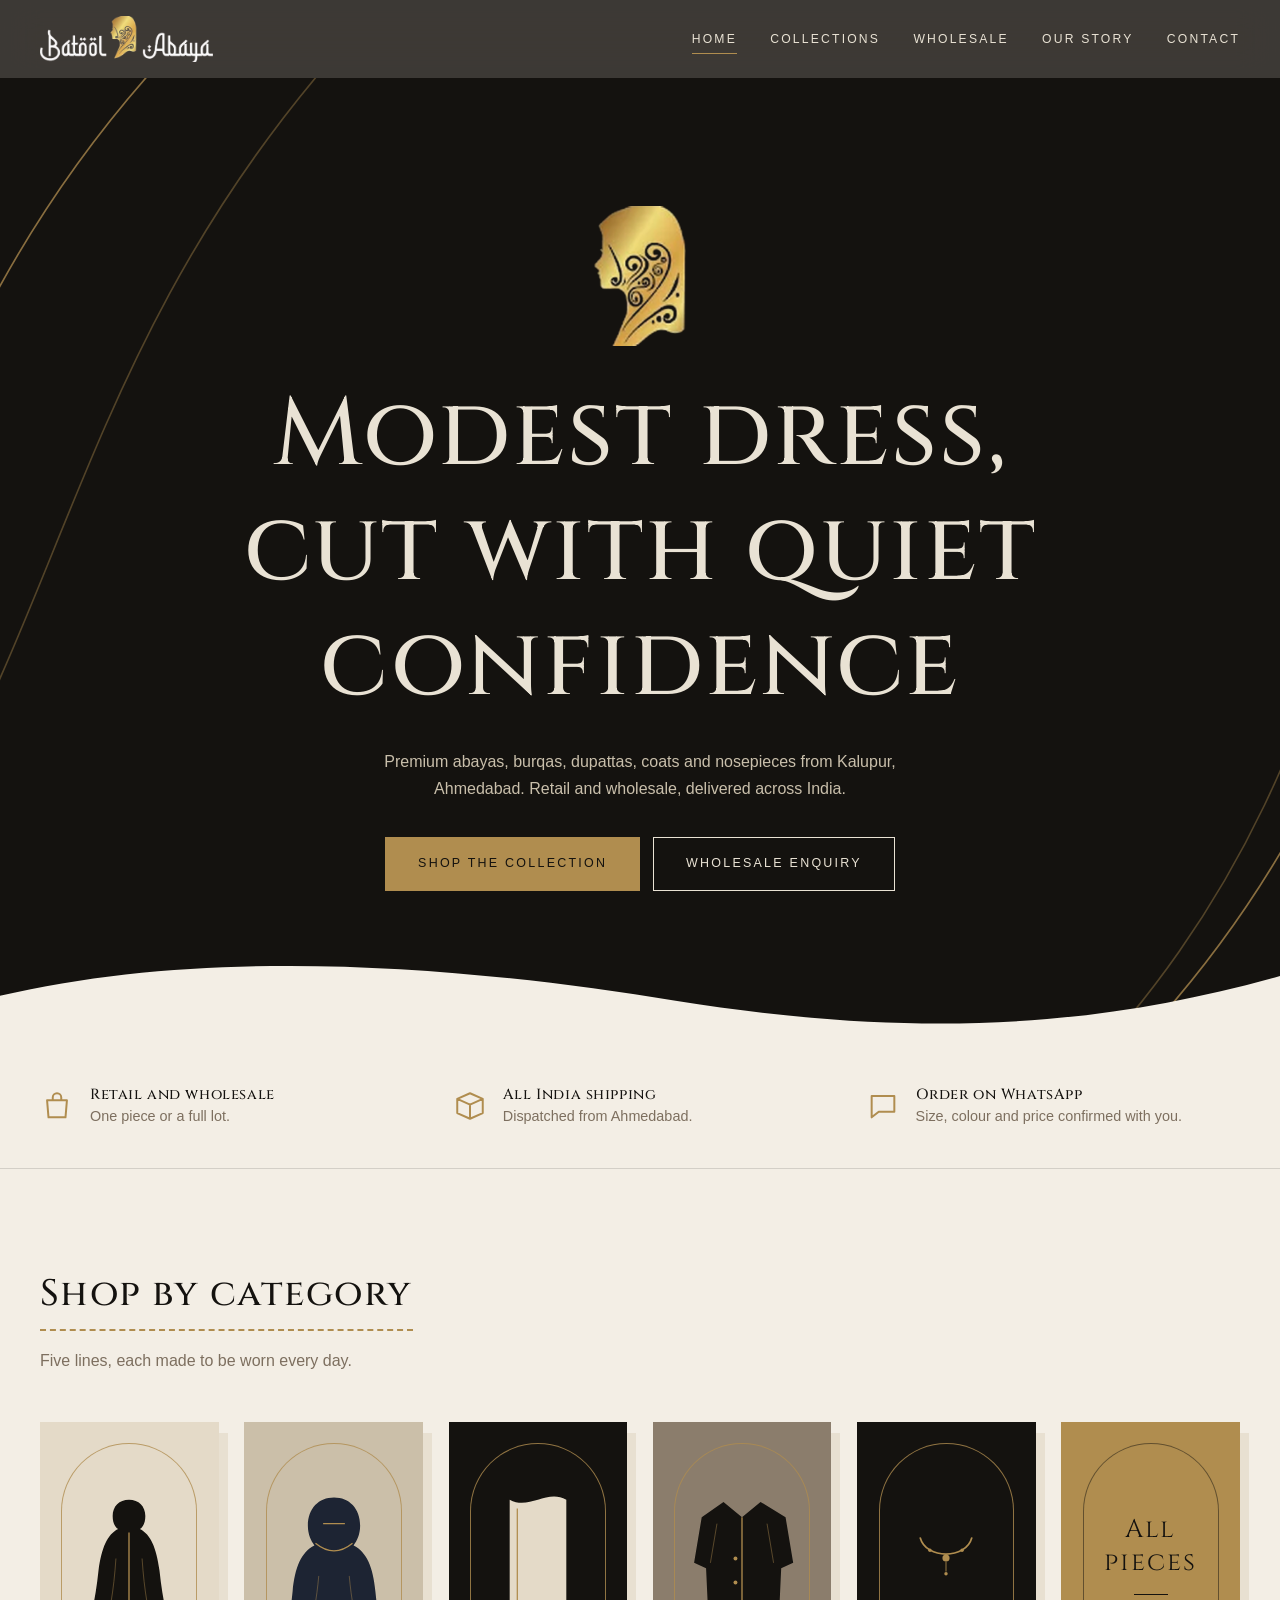
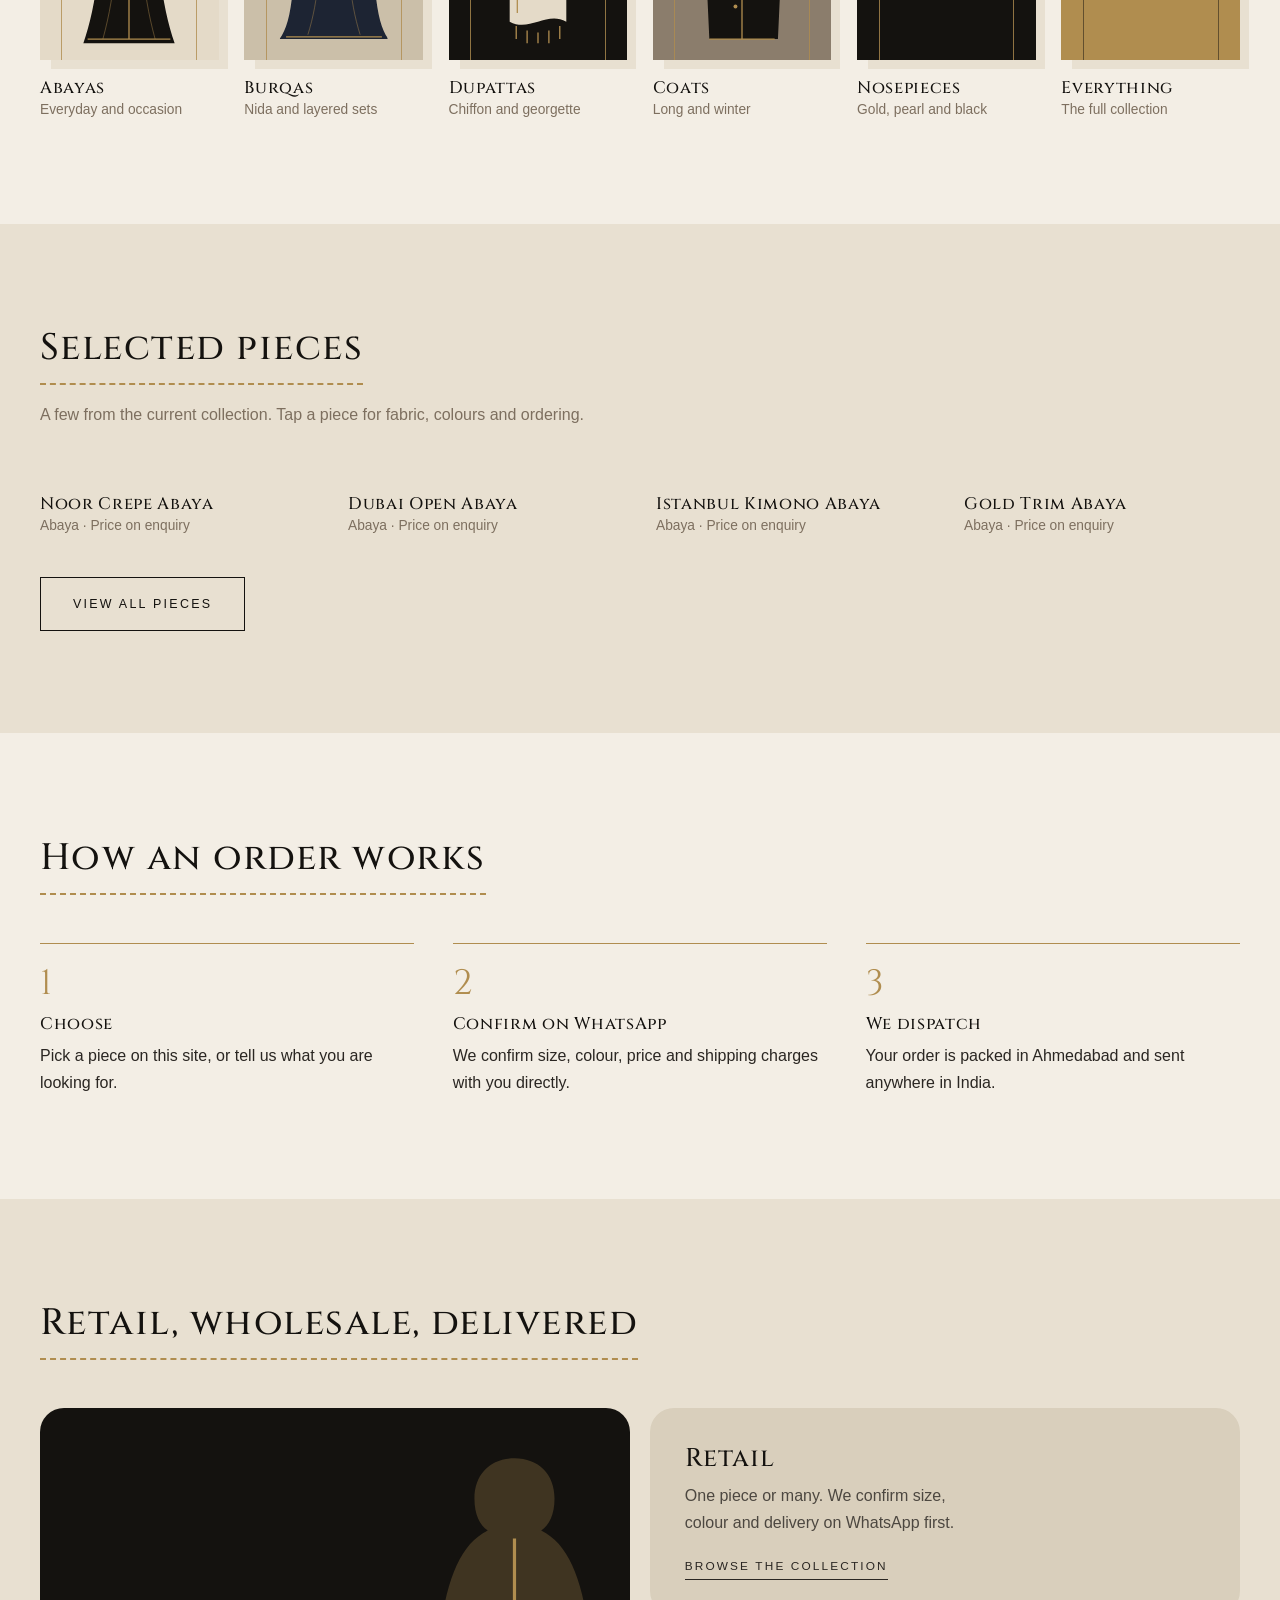
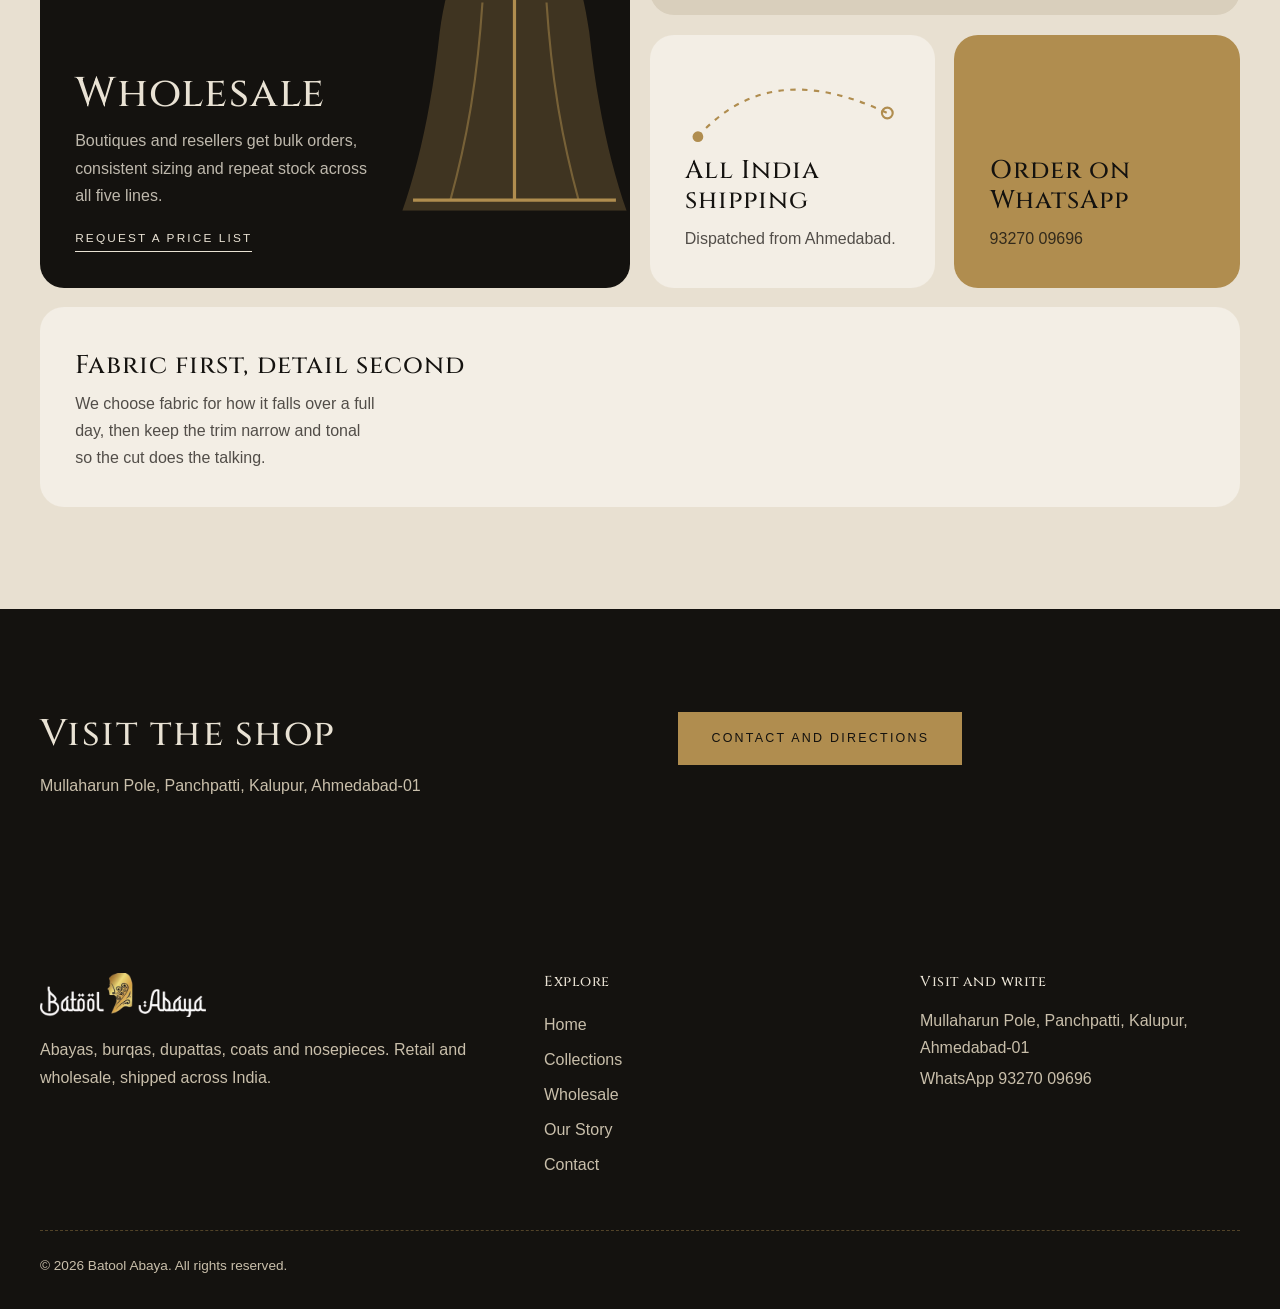
<file: batool-abaya/index.html>
<!DOCTYPE html>
<html lang="en">
<head>
<!-- =====================================================
     Home | Batool Abaya
     Edit the <title> and description below for each page.
     ===================================================== -->
<meta charset="utf-8">
<meta name="viewport" content="width=device-width,initial-scale=1,viewport-fit=cover">
<title>Home | Batool Abaya</title>
<meta name="description" content="Premium abayas, burqas, dupattas, coats and nosepieces. Retail and wholesale from Kalupur, Ahmedabad. All India shipping.">
<meta name="theme-color" content="#14120f">
<meta property="og:type" content="website">
<meta property="og:site_name" content="Batool Abaya">
<meta property="og:title" content="Home | Batool Abaya">
<meta property="og:description" content="Premium abayas, burqas, dupattas, coats and nosepieces. Retail and wholesale from Kalupur, Ahmedabad. All India shipping.">
<meta property="og:image" content="assets/logo-lockup.png">
<link rel="icon" href="assets/logo-mark.png">
<link rel="apple-touch-icon" href="assets/logo-mark.png">
<!-- Heading font (Cinzel). To change it, edit this link and --serif in css/style.css -->
<link rel="preconnect" href="https://fonts.googleapis.com"><link rel="preconnect" href="https://fonts.gstatic.com" crossorigin>
<link href="https://fonts.googleapis.com/css2?family=Cinzel:wght@400;500;600&display=swap" rel="stylesheet">
<!-- Marks the page as script-enabled and skips the preloader on repeat visits -->
<script>document.documentElement.className="js";try{if(sessionStorage.getItem("pl"))document.documentElement.className="js no-pl"}catch(e){}</script>
<noscript><style>.pl{display:none}</style></noscript>
<link rel="stylesheet" href="css/style.css">
<script type="application/ld+json">{"@context":"https://schema.org","@type":"ClothingStore","name":"Batool Abaya","description":"Abayas, burqas, dupattas, coats and nosepieces. Retail and wholesale with All India shipping.","telephone":"+919327009696","areaServed":"IN","address":{"@type":"PostalAddress","streetAddress":"Mullaharun Pole, Panchpatti, Kalupur","addressLocality":"Ahmedabad","addressCountry":"IN"}}</script>
</head>
<body>
<a class="skip" href="#main">Skip to content</a>

<!-- ===== PRELOADER (stitched seam, logo unveil, fabric splits open) ===== -->
<div class="pl" aria-hidden="true">
<div class="pl-h pl-top"><img src="assets/logo-lockup.png" alt=""></div>
<div class="pl-h pl-bot"><span>Retail &nbsp;&middot;&nbsp; Wholesale &nbsp;&middot;&nbsp; All India</span></div>
<i class="pl-st"></i>
</div>

<!-- ===== HEADER (logo + menu). Links are listed twice: desktop menu and mobile drawer ===== -->
<header class="site-header"><div class="bar">
<a class="logo" href="index.html" aria-label="Batool Abaya home"><img src="assets/logo-lockup.png" alt="Batool Abaya"></a>
<nav class="nav" aria-label="Primary"><a href="index.html" aria-current="page">Home</a><a href="collections.html">Collections</a><a href="wholesale.html">Wholesale</a><a href="our-story.html">Our Story</a><a href="contact.html">Contact</a></nav>
<button class="burger" aria-label="Open menu" aria-expanded="false"><span></span><span></span><span></span></button>
</div></header>
<div class="scrim"></div>
<aside class="drawer" aria-label="Menu"><a href="index.html" aria-current="page">Home</a><a href="collections.html">Collections</a><a href="wholesale.html">Wholesale</a><a href="our-story.html">Our Story</a><a href="contact.html">Contact</a><small>WhatsApp 93270 09696<br>All India shipping</small></aside>

<main id="main">
<!-- ===== HERO. --wave sets the curve colour. Add style="--wave:#hex" to the hero if the next section is not cream ===== -->
<section class="hero">
<svg class="ribbons" viewBox="0 0 1440 700" preserveAspectRatio="xMidYMid slice" aria-hidden="true"><g><path pathLength="1" d="M-50 700C200 520 120 260 380 -20"/><path pathLength="1" d="M20 740C320 520 250 250 520 -40"/></g><g><path pathLength="1" d="M1490 -20C1240 200 1330 450 1060 720"/><path pathLength="1" d="M1420 -40C1200 220 1290 470 1020 740"/></g></svg>
<svg class="wave" viewBox="0 0 1440 90" preserveAspectRatio="none" aria-hidden="true"><path d="M0 90V40C240 -10 520 10 760 45C1040 85 1240 70 1440 20V90Z"/></svg>
<div class="wrap">
<img class="mark" src="assets/logo-mark.png" alt="">
<h1>Modest dress, cut with quiet confidence</h1>
<p>Premium abayas, burqas, dupattas, coats and nosepieces from Kalupur, Ahmedabad. Retail and wholesale, delivered across India.</p>
<div class="acts"><a class="btn solid" href="collections.html">Shop the collection</a><a class="btn" href="wholesale.html">Wholesale enquiry</a></div>
</div></section>

<!-- ===== HIGHLIGHTS: three short points under the hero. Edit the text freely ===== -->
<section class="hl" aria-label="Highlights"><div class="wrap"><ul>
<li><svg viewBox="0 0 24 24" aria-hidden="true"><path d="M5 8h14l-1 12H6L5 8zM9 8V6a3 3 0 016 0v2"/></svg><div><h3>Retail and wholesale</h3><p>One piece or a full lot.</p></div></li>
<li><svg viewBox="0 0 24 24" aria-hidden="true"><path d="M3 7l9-4 9 4v10l-9 4-9-4V7zM3 7l9 4 9-4M12 11v10"/></svg><div><h3>All India shipping</h3><p>Dispatched from Ahmedabad.</p></div></li>
<li><svg viewBox="0 0 24 24" aria-hidden="true"><path d="M4 5h16v11H9l-5 4V5z"/></svg><div><h3>Order on WhatsApp</h3><p>Size, colour and price confirmed with you.</p></div></li>
</ul></div></section>

<!-- ===== SHOP BY CATEGORY ===== -->
<section><div class="wrap"><div class="head"><h2>Shop by category</h2><p>Five lines, each made to be worn every day.</p></div>
<div class="cats">
<a class="cat" data-cat="abaya" href="collections.html#abaya"><div class="ph" style="--bg:#e4dac8;--fg:#14120f"><span class="arch"></span><svg class="g" viewBox="0 0 100 140" aria-hidden="true"><use href="#g-abaya"/></svg></div><h3>Abayas</h3><span class="price">Everyday and occasion</span></a>
<a class="cat" data-cat="burqa" href="collections.html#burqa"><div class="ph" style="--bg:#cbbfa9;--fg:#1d2433"><span class="arch"></span><svg class="g" viewBox="0 0 100 140" aria-hidden="true"><use href="#g-burqa"/></svg></div><h3>Burqas</h3><span class="price">Nida and layered sets</span></a>
<a class="cat" data-cat="dupatta" href="collections.html#dupatta"><div class="ph" style="--bg:#14120f;--fg:#e4dac8"><span class="arch"></span><svg class="g" viewBox="0 0 100 140" aria-hidden="true"><use href="#g-dupatta"/></svg></div><h3>Dupattas</h3><span class="price">Chiffon and georgette</span></a>
<a class="cat" data-cat="coat" href="collections.html#coat"><div class="ph" style="--bg:#8b7d6c;--fg:#14120f"><span class="arch"></span><svg class="g" viewBox="0 0 100 140" aria-hidden="true"><use href="#g-coat"/></svg></div><h3>Coats</h3><span class="price">Long and winter</span></a>
<a class="cat" data-cat="nose" href="collections.html#nose"><div class="ph" style="--bg:#14120f;--fg:#b08d4f"><span class="arch"></span><svg class="g" viewBox="0 0 100 140" aria-hidden="true"><use href="#g-nose"/></svg></div><h3>Nosepieces</h3><span class="price">Gold, pearl and black</span></a>
<a class="cat cat-all" href="collections.html"><div class="ph" style="--bg:#b08d4f;--fg:#14120f"><span class="arch"></span><span class="all-t">All<br>pieces</span></div><h3>Everything</h3><span class="price">The full collection</span></a>
</div></div></section>

<!-- ===== SELECTED PIECES (data-limit sets how many products show; products live in js/main.js) ===== -->
<section class="alt"><div class="wrap"><div class="head"><h2>Selected pieces</h2><p>A few from the current collection. Tap a piece for fabric, colours and ordering.</p></div>
<div class="pg" data-grid data-limit="4"><noscript><p>Please turn on JavaScript to see the products, or message us on WhatsApp 93270 09696.</p></noscript></div>
<p style="margin-top:2.5rem"><a class="btn" href="collections.html">View all pieces</a></p></div></section>

<!-- ===== HOW AN ORDER WORKS ===== -->
<section><div class="wrap"><div class="head"><h2>How an order works</h2></div>
<ol class="steps">
<li><h3>Choose</h3><p>Pick a piece on this site, or tell us what you are looking for.</p></li>
<li><h3>Confirm on WhatsApp</h3><p>We confirm size, colour, price and shipping charges with you directly.</p></li>
<li><h3>We dispatch</h3><p>Your order is packed in Ahmedabad and sent anywhere in India.</p></li>
</ol></div></section>

<!-- ===== BENTO TILES: wholesale, retail, shipping, WhatsApp, fabric ===== -->
<section class="alt"><div class="wrap"><div class="head"><h2>Retail, wholesale, delivered</h2></div>
<div class="bento">
<a class="bt b-w" href="wholesale.html"><svg class="bg" viewBox="0 0 100 140" aria-hidden="true"><use href="#g-abaya"/></svg><h3>Wholesale</h3><p>Boutiques and resellers get bulk orders, consistent sizing and repeat stock across all five lines.</p><span class="go">Request a price list</span></a>
<a class="bt b-r" href="collections.html"><h3>Retail</h3><p>One piece or many. We confirm size, colour and delivery on WhatsApp first.</p><span class="go">Browse the collection</span></a>
<div class="bt b-s"><svg class="route" viewBox="0 0 200 80" aria-hidden="true"><path d="M12 62C60 8 120 8 188 40" fill="none" stroke="#b08d4f" stroke-width="2"/><circle cx="12" cy="62" r="5" fill="#b08d4f"/><circle cx="188" cy="40" r="5" fill="none" stroke="#b08d4f" stroke-width="2"/></svg><h3>All India shipping</h3><p>Dispatched from Ahmedabad.</p></div>
<a class="bt b-c" href="https://wa.me/919327009696"><h3>Order on WhatsApp</h3><p>93270 09696</p></a>
<div class="bt b-f"><h3>Fabric first, detail second</h3><p>We choose fabric for how it falls over a full day, then keep the trim narrow and tonal so the cut does the talking.</p></div>
</div></div></section>

<!-- ===== VISIT THE SHOP ===== -->
<section class="dark"><div class="wrap split"><div><h2>Visit the shop</h2><p style="margin-top:1rem">Mullaharun Pole, Panchpatti, Kalupur, Ahmedabad-01</p></div><div><a class="btn solid" href="contact.html">Contact and directions</a></div></div></section>
</main>

<!-- ===== FOOTER ===== -->
<footer class="site-footer"><div class="wrap">
<div class="fgrid">
<div><img src="assets/logo-lockup.png" alt="Batool Abaya"><p>Abayas, burqas, dupattas, coats and nosepieces. Retail and wholesale, shipped across India.</p></div>
<div><h3>Explore</h3><a href="index.html">Home</a><a href="collections.html">Collections</a><a href="wholesale.html">Wholesale</a><a href="our-story.html">Our Story</a><a href="contact.html">Contact</a></div>
<div><h3>Visit and write</h3><p>Mullaharun Pole, Panchpatti, Kalupur, Ahmedabad-01</p><a href="https://wa.me/919327009696">WhatsApp 93270 09696</a></div>
</div>
<div class="copy">&copy; 2026 Batool Abaya. All rights reserved.</div>
</div></footer>
<!-- ===== PRODUCT LIGHTBOX (filled by js/main.js) ===== -->
<div class="lb" role="dialog" aria-modal="true" aria-label="Product details" aria-hidden="true"><button class="x" aria-label="Close"></button><button class="nb prev" aria-label="Previous product">&lsaquo;</button><button class="nb next" aria-label="Next product">&rsaquo;</button><figure><div class="ph"></div><figcaption><h3></h3><p class="d"></p><dl></dl><a class="btn solid" href="#" target="_blank" rel="noopener">Order on WhatsApp</a></figcaption></figure></div>
<script src="js/main.js"></script>
</body>
</html>
</file>
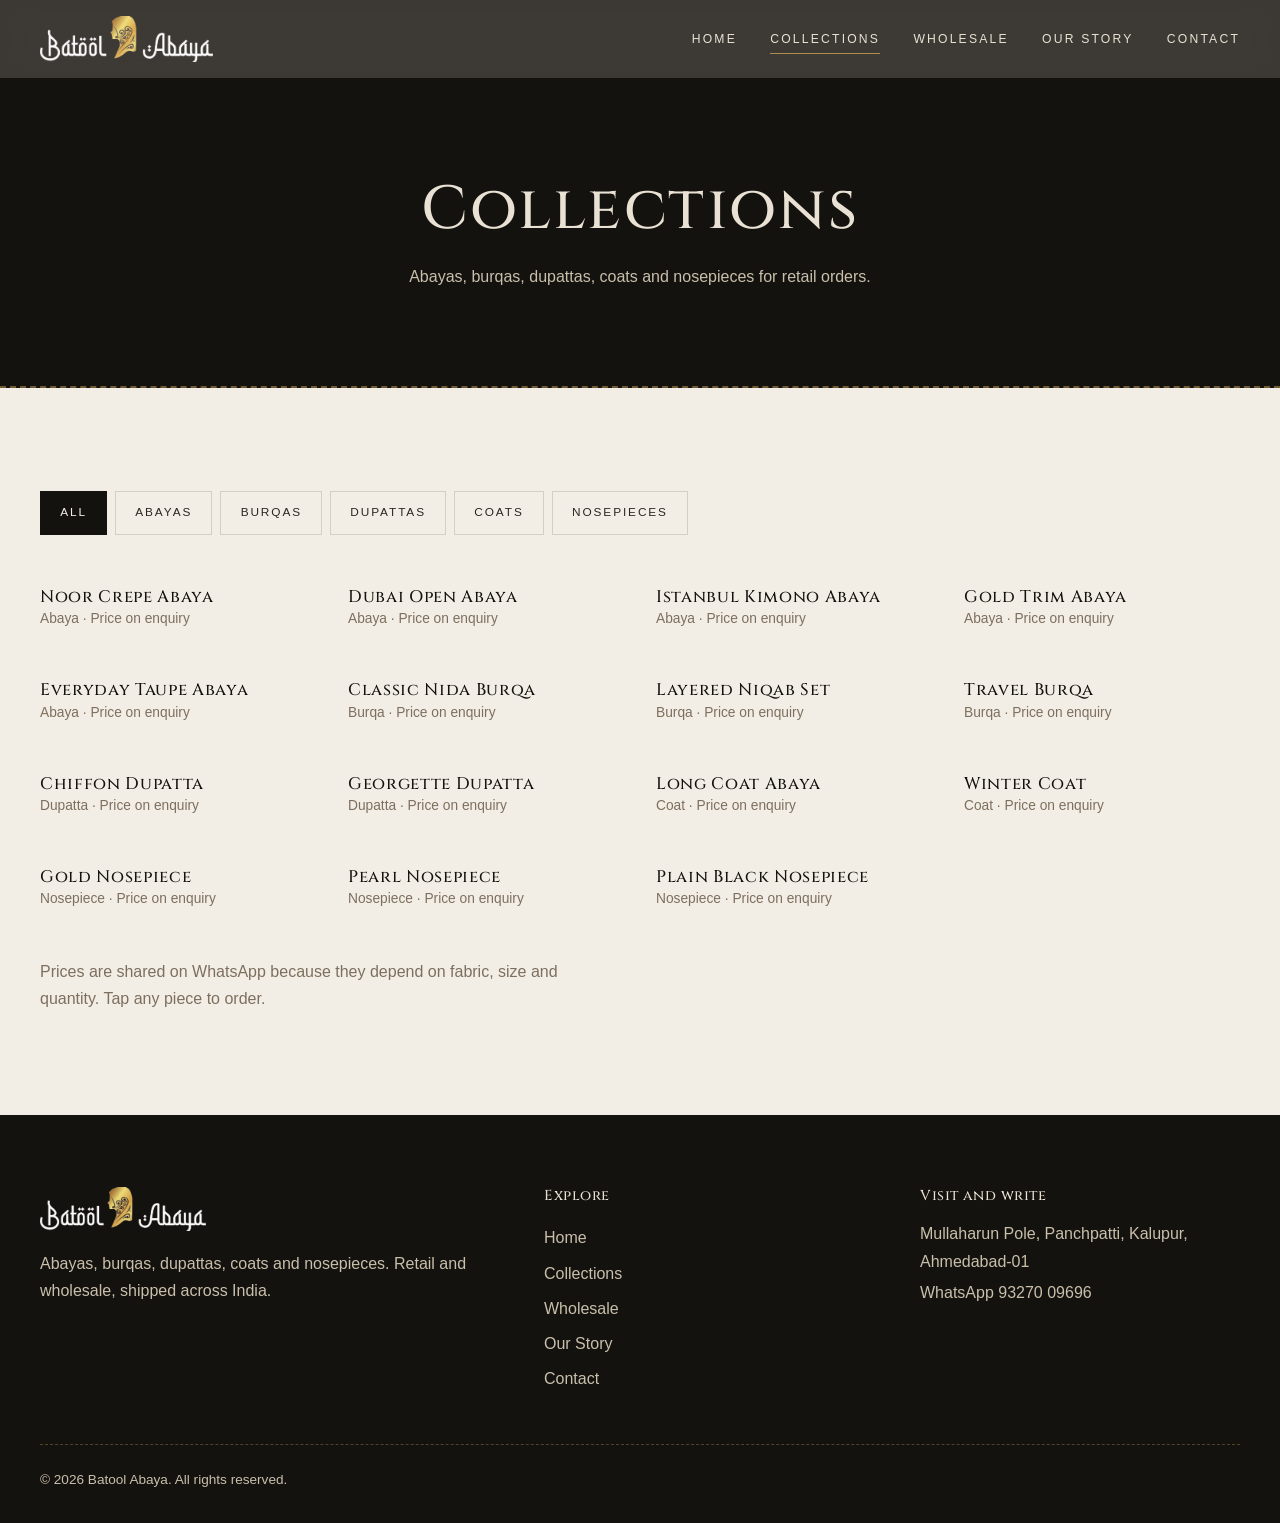
<file: batool-abaya/collections.html>
<!DOCTYPE html>
<html lang="en">
<head>
<!-- =====================================================
     Collections | Batool Abaya
     Edit the <title> and description below for each page.
     ===================================================== -->
<meta charset="utf-8">
<meta name="viewport" content="width=device-width,initial-scale=1,viewport-fit=cover">
<title>Collections | Batool Abaya</title>
<meta name="description" content="Shop abayas, burqas, dupattas, coats and nosepieces from Batool Abaya.">
<meta name="theme-color" content="#14120f">
<meta property="og:type" content="website">
<meta property="og:site_name" content="Batool Abaya">
<meta property="og:title" content="Collections | Batool Abaya">
<meta property="og:description" content="Shop abayas, burqas, dupattas, coats and nosepieces from Batool Abaya.">
<meta property="og:image" content="assets/logo-lockup.png">
<link rel="icon" href="assets/logo-mark.png">
<link rel="apple-touch-icon" href="assets/logo-mark.png">
<!-- Heading font (Cinzel). To change it, edit this link and --serif in css/style.css -->
<link rel="preconnect" href="https://fonts.googleapis.com"><link rel="preconnect" href="https://fonts.gstatic.com" crossorigin>
<link href="https://fonts.googleapis.com/css2?family=Cinzel:wght@400;500;600&display=swap" rel="stylesheet">
<!-- Marks the page as script-enabled and skips the preloader on repeat visits -->
<script>document.documentElement.className="js";try{if(sessionStorage.getItem("pl"))document.documentElement.className="js no-pl"}catch(e){}</script>
<noscript><style>.pl{display:none}</style></noscript>
<link rel="stylesheet" href="css/style.css">

</head>
<body>
<a class="skip" href="#main">Skip to content</a>

<!-- ===== PRELOADER (stitched seam, logo unveil, fabric splits open) ===== -->
<div class="pl" aria-hidden="true">
<div class="pl-h pl-top"><img src="assets/logo-lockup.png" alt=""></div>
<div class="pl-h pl-bot"><span>Retail &nbsp;&middot;&nbsp; Wholesale &nbsp;&middot;&nbsp; All India</span></div>
<i class="pl-st"></i>
</div>

<!-- ===== HEADER (logo + menu). Links are listed twice: desktop menu and mobile drawer ===== -->
<header class="site-header"><div class="bar">
<a class="logo" href="index.html" aria-label="Batool Abaya home"><img src="assets/logo-lockup.png" alt="Batool Abaya"></a>
<nav class="nav" aria-label="Primary"><a href="index.html">Home</a><a href="collections.html" aria-current="page">Collections</a><a href="wholesale.html">Wholesale</a><a href="our-story.html">Our Story</a><a href="contact.html">Contact</a></nav>
<button class="burger" aria-label="Open menu" aria-expanded="false"><span></span><span></span><span></span></button>
</div></header>
<div class="scrim"></div>
<aside class="drawer" aria-label="Menu"><a href="index.html">Home</a><a href="collections.html" aria-current="page">Collections</a><a href="wholesale.html">Wholesale</a><a href="our-story.html">Our Story</a><a href="contact.html">Contact</a><small>WhatsApp 93270 09696<br>All India shipping</small></aside>

<main id="main">
<section class="page-hero"><div class="wrap"><h1>Collections</h1><p>Abayas, burqas, dupattas, coats and nosepieces for retail orders.</p></div></section>

<!-- ===== PRODUCT GRID + FILTERS (products live in js/main.js) ===== -->
<section><div class="wrap">
<div class="filters" role="group" aria-label="Filter products"><button class="on" data-f="all">All</button><button data-f="abaya">Abayas</button><button data-f="burqa">Burqas</button><button data-f="dupatta">Dupattas</button><button data-f="coat">Coats</button><button data-f="nose">Nosepieces</button></div>
<div class="pg" data-grid><noscript><p>Please turn on JavaScript to see the products, or message us on WhatsApp 93270 09696.</p></noscript></div>
<p class="muted" style="margin-top:3rem">Prices are shared on WhatsApp because they depend on fabric, size and quantity. Tap any piece to order.</p>
</div></section>

</main>

<!-- ===== FOOTER ===== -->
<footer class="site-footer"><div class="wrap">
<div class="fgrid">
<div><img src="assets/logo-lockup.png" alt="Batool Abaya"><p>Abayas, burqas, dupattas, coats and nosepieces. Retail and wholesale, shipped across India.</p></div>
<div><h3>Explore</h3><a href="index.html">Home</a><a href="collections.html">Collections</a><a href="wholesale.html">Wholesale</a><a href="our-story.html">Our Story</a><a href="contact.html">Contact</a></div>
<div><h3>Visit and write</h3><p>Mullaharun Pole, Panchpatti, Kalupur, Ahmedabad-01</p><a href="https://wa.me/919327009696">WhatsApp 93270 09696</a></div>
</div>
<div class="copy">&copy; 2026 Batool Abaya. All rights reserved.</div>
</div></footer>
<!-- ===== PRODUCT LIGHTBOX (filled by js/main.js) ===== -->
<div class="lb" role="dialog" aria-modal="true" aria-label="Product details" aria-hidden="true"><button class="x" aria-label="Close"></button><button class="nb prev" aria-label="Previous product">&lsaquo;</button><button class="nb next" aria-label="Next product">&rsaquo;</button><figure><div class="ph"></div><figcaption><h3></h3><p class="d"></p><dl></dl><a class="btn solid" href="#" target="_blank" rel="noopener">Order on WhatsApp</a></figcaption></figure></div>
<script src="js/main.js"></script>
</body>
</html>
</file>
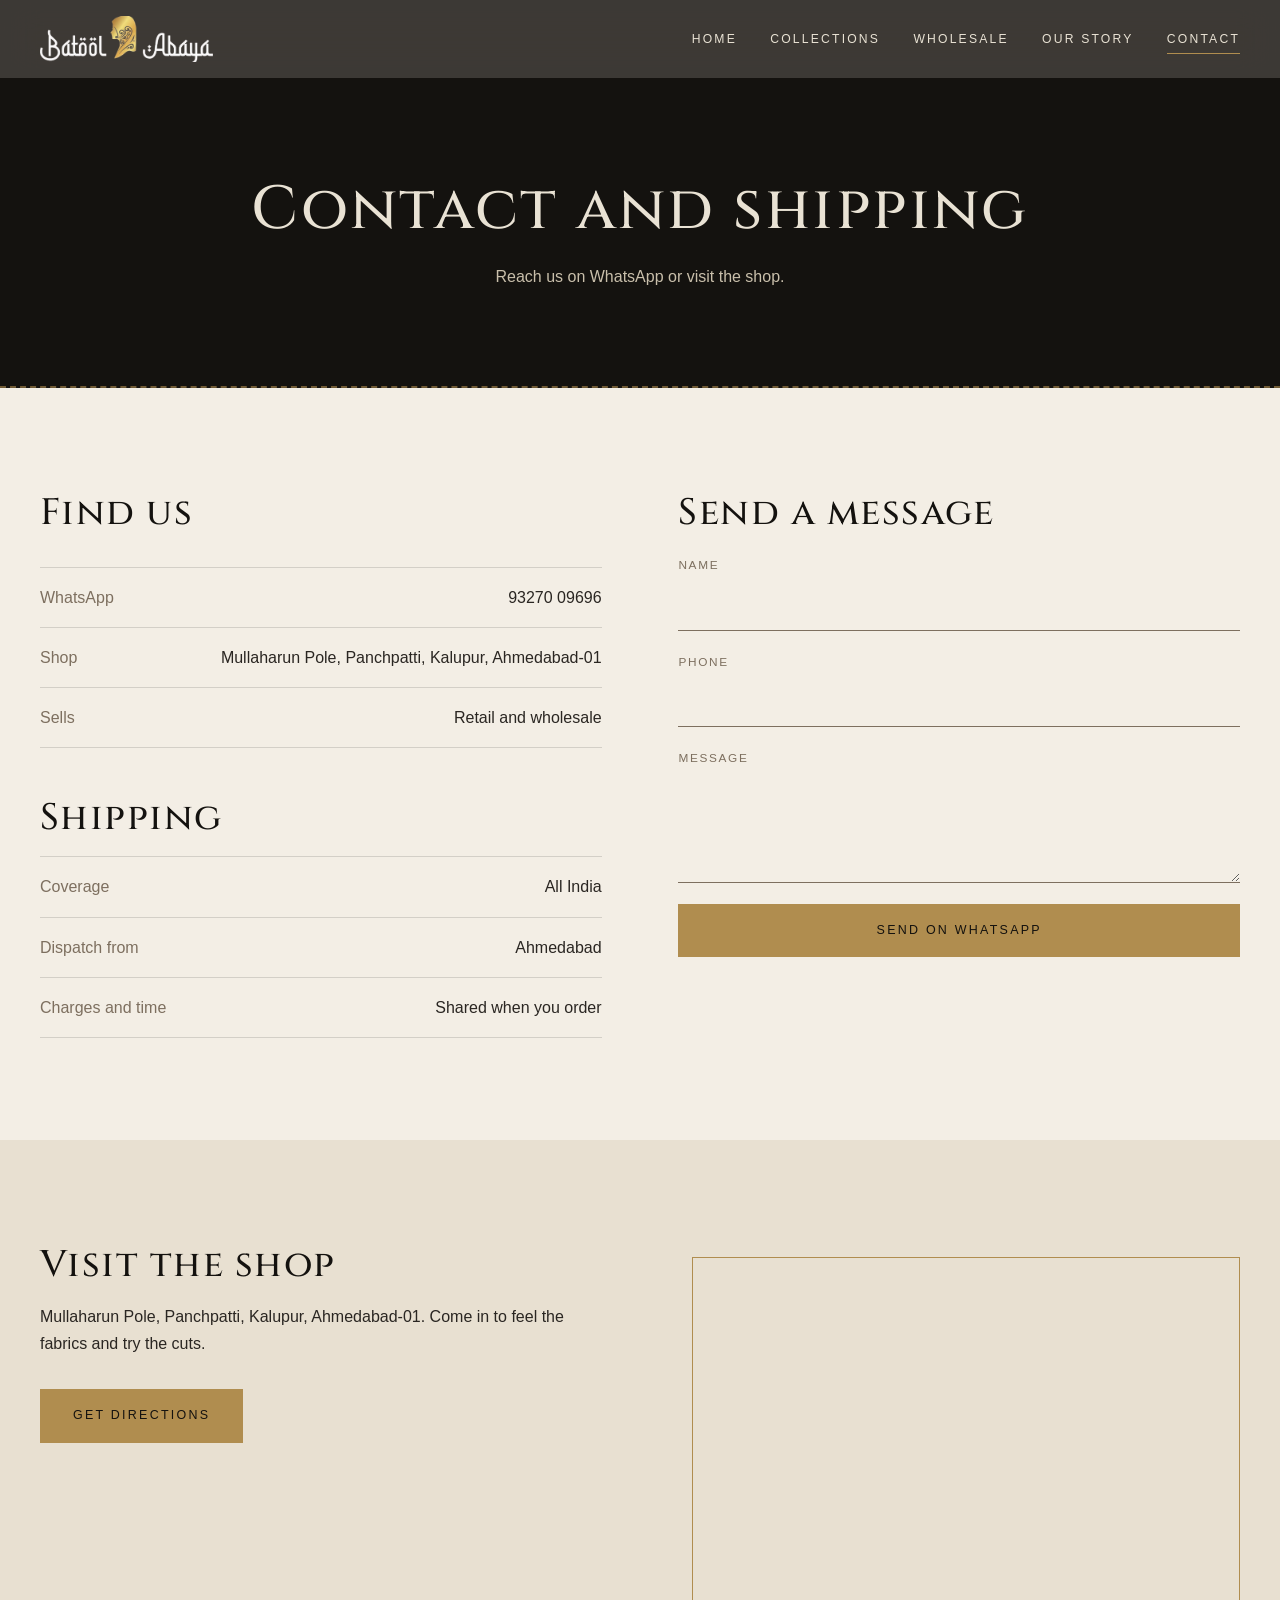
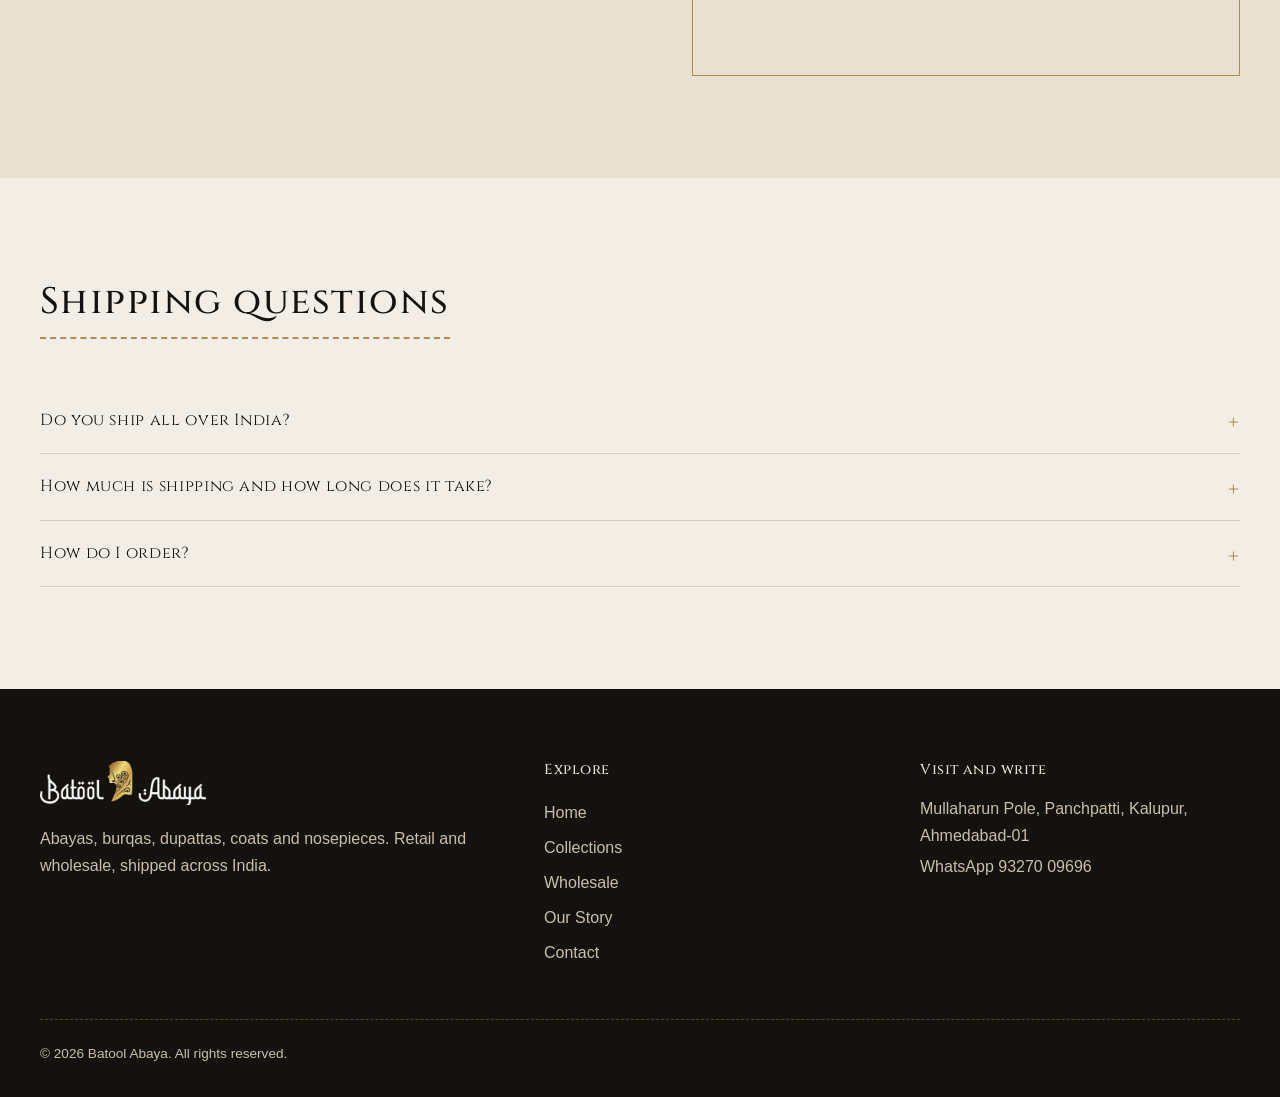
<file: batool-abaya/contact.html>
<!DOCTYPE html>
<html lang="en">
<head>
<!-- =====================================================
     Contact and Shipping | Batool Abaya
     Edit the <title> and description below for each page.
     ===================================================== -->
<meta charset="utf-8">
<meta name="viewport" content="width=device-width,initial-scale=1,viewport-fit=cover">
<title>Contact and Shipping | Batool Abaya</title>
<meta name="description" content="Contact Batool Abaya, find the shop in Kalupur Ahmedabad, and read our shipping details.">
<meta name="theme-color" content="#14120f">
<meta property="og:type" content="website">
<meta property="og:site_name" content="Batool Abaya">
<meta property="og:title" content="Contact and Shipping | Batool Abaya">
<meta property="og:description" content="Contact Batool Abaya, find the shop in Kalupur Ahmedabad, and read our shipping details.">
<meta property="og:image" content="assets/logo-lockup.png">
<link rel="icon" href="assets/logo-mark.png">
<link rel="apple-touch-icon" href="assets/logo-mark.png">
<!-- Heading font (Cinzel). To change it, edit this link and --serif in css/style.css -->
<link rel="preconnect" href="https://fonts.googleapis.com"><link rel="preconnect" href="https://fonts.gstatic.com" crossorigin>
<link href="https://fonts.googleapis.com/css2?family=Cinzel:wght@400;500;600&display=swap" rel="stylesheet">
<!-- Marks the page as script-enabled and skips the preloader on repeat visits -->
<script>document.documentElement.className="js";try{if(sessionStorage.getItem("pl"))document.documentElement.className="js no-pl"}catch(e){}</script>
<noscript><style>.pl{display:none}</style></noscript>
<link rel="stylesheet" href="css/style.css">
<script type="application/ld+json">{"@context":"https://schema.org","@type":"ClothingStore","name":"Batool Abaya","description":"Abayas, burqas, dupattas, coats and nosepieces. Retail and wholesale with All India shipping.","telephone":"+919327009696","areaServed":"IN","address":{"@type":"PostalAddress","streetAddress":"Mullaharun Pole, Panchpatti, Kalupur","addressLocality":"Ahmedabad","addressCountry":"IN"}}</script>
</head>
<body>
<a class="skip" href="#main">Skip to content</a>

<!-- ===== PRELOADER (stitched seam, logo unveil, fabric splits open) ===== -->
<div class="pl" aria-hidden="true">
<div class="pl-h pl-top"><img src="assets/logo-lockup.png" alt=""></div>
<div class="pl-h pl-bot"><span>Retail &nbsp;&middot;&nbsp; Wholesale &nbsp;&middot;&nbsp; All India</span></div>
<i class="pl-st"></i>
</div>

<!-- ===== HEADER (logo + menu). Links are listed twice: desktop menu and mobile drawer ===== -->
<header class="site-header"><div class="bar">
<a class="logo" href="index.html" aria-label="Batool Abaya home"><img src="assets/logo-lockup.png" alt="Batool Abaya"></a>
<nav class="nav" aria-label="Primary"><a href="index.html">Home</a><a href="collections.html">Collections</a><a href="wholesale.html">Wholesale</a><a href="our-story.html">Our Story</a><a href="contact.html" aria-current="page">Contact</a></nav>
<button class="burger" aria-label="Open menu" aria-expanded="false"><span></span><span></span><span></span></button>
</div></header>
<div class="scrim"></div>
<aside class="drawer" aria-label="Menu"><a href="index.html">Home</a><a href="collections.html">Collections</a><a href="wholesale.html">Wholesale</a><a href="our-story.html">Our Story</a><a href="contact.html" aria-current="page">Contact</a><small>WhatsApp 93270 09696<br>All India shipping</small></aside>

<main id="main">
<section class="page-hero"><div class="wrap"><h1>Contact and shipping</h1><p>Reach us on WhatsApp or visit the shop.</p></div></section>

<!-- ===== CONTACT DETAILS + MESSAGE FORM ===== -->
<section><div class="wrap split">
<div><h2>Find us</h2><ul class="rows" style="margin-top:2rem"><li><span>WhatsApp</span><a href="https://wa.me/919327009696">93270 09696</a></li><li><span>Shop</span><span>Mullaharun Pole, Panchpatti, Kalupur, Ahmedabad-01</span></li><li><span>Sells</span><span>Retail and wholesale</span></li></ul>
<h2 style="margin:3rem 0 1rem">Shipping</h2><ul class="rows"><li><span>Coverage</span><span>All India</span></li><li><span>Dispatch from</span><span>Ahmedabad</span></li><li><span>Charges and time</span><span>Shared when you order</span></li></ul></div>
<form data-wa="Enquiry - Batool Abaya" novalidate>
<h2>Send a message</h2>
<label>Name<input name="Name" required autocomplete="name"></label>
<label>Phone<input name="Phone" type="tel" required autocomplete="tel"></label>
<label>Message<textarea name="Message" required></textarea></label>
<button class="btn solid" type="submit">Send on WhatsApp</button><p class="note" role="status"></p></form>
</div></section>

<!-- ===== MAP (Google Maps embed. Change the address after q= to move the pin) ===== -->
<section class="alt"><div class="wrap split">
<div><h2>Visit the shop</h2><p style="margin:1rem 0 2rem">Mullaharun Pole, Panchpatti, Kalupur, Ahmedabad-01. Come in to feel the fabrics and try the cuts.</p>
<a class="btn solid" href="https://www.google.com/maps/search/?api=1&query=Mullaharun+Pole+Panchpatti+Kalupur+Ahmedabad" target="_blank" rel="noopener">Get directions</a></div>
<div class="mapf"><iframe title="Batool Abaya on the map" loading="lazy" referrerpolicy="no-referrer-when-downgrade" src="https://www.google.com/maps?q=Mullaharun+Pole+Panchpatti+Kalupur+Ahmedabad&output=embed"></iframe></div>
</div></section>

<!-- ===== SHIPPING FAQ ===== -->
<section><div class="wrap"><div class="head"><h2>Shipping questions</h2></div><div class="faq">
<details><summary>Do you ship all over India?</summary><p>Yes. Every order is packed and dispatched from Ahmedabad to any address in India.</p></details>
<details><summary>How much is shipping and how long does it take?</summary><p>It depends on your city and the size of the order. We confirm both on WhatsApp before you pay.</p></details>
<details><summary>How do I order?</summary><p>Choose a piece on the Collections page and tap Order on WhatsApp, or send us a message here.</p></details>
</div></div></section>
</main>

<!-- ===== FOOTER ===== -->
<footer class="site-footer"><div class="wrap">
<div class="fgrid">
<div><img src="assets/logo-lockup.png" alt="Batool Abaya"><p>Abayas, burqas, dupattas, coats and nosepieces. Retail and wholesale, shipped across India.</p></div>
<div><h3>Explore</h3><a href="index.html">Home</a><a href="collections.html">Collections</a><a href="wholesale.html">Wholesale</a><a href="our-story.html">Our Story</a><a href="contact.html">Contact</a></div>
<div><h3>Visit and write</h3><p>Mullaharun Pole, Panchpatti, Kalupur, Ahmedabad-01</p><a href="https://wa.me/919327009696">WhatsApp 93270 09696</a></div>
</div>
<div class="copy">&copy; 2026 Batool Abaya. All rights reserved.</div>
</div></footer>

<script src="js/main.js"></script>
</body>
</html>
</file>
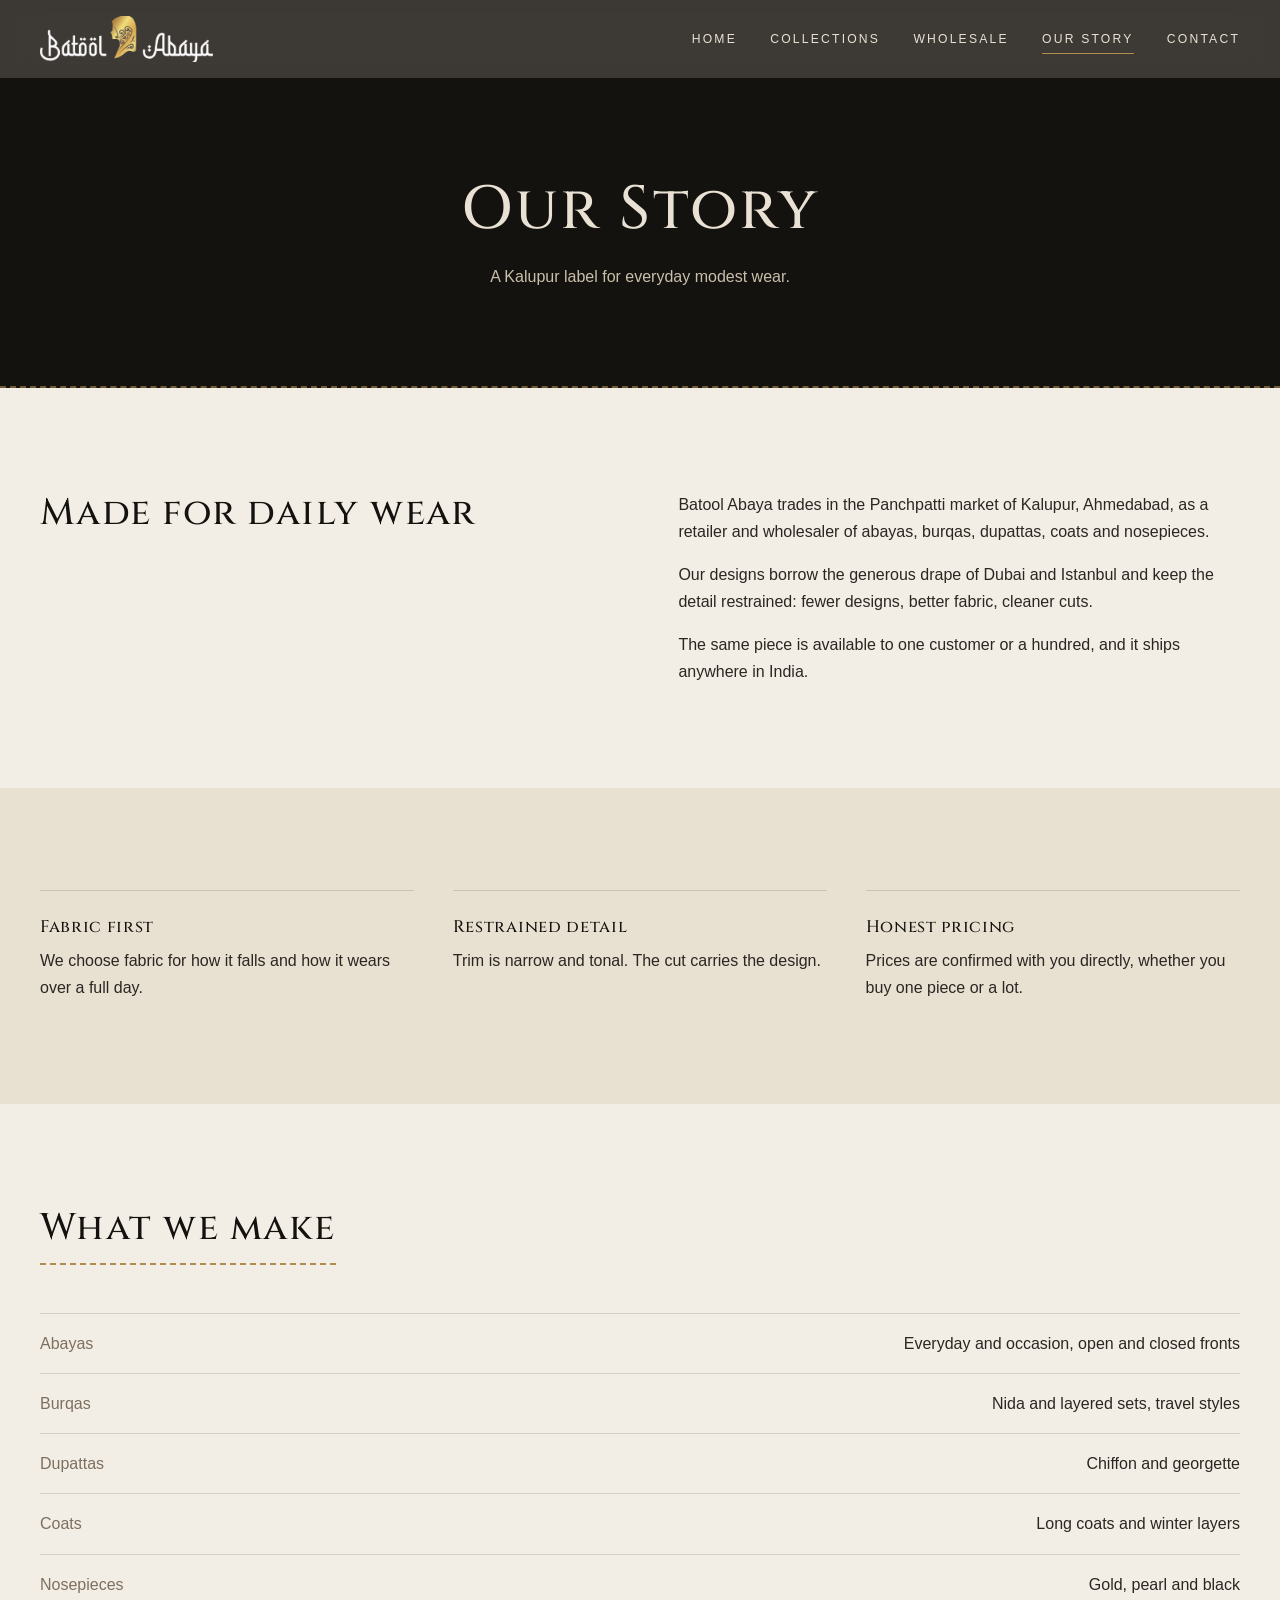
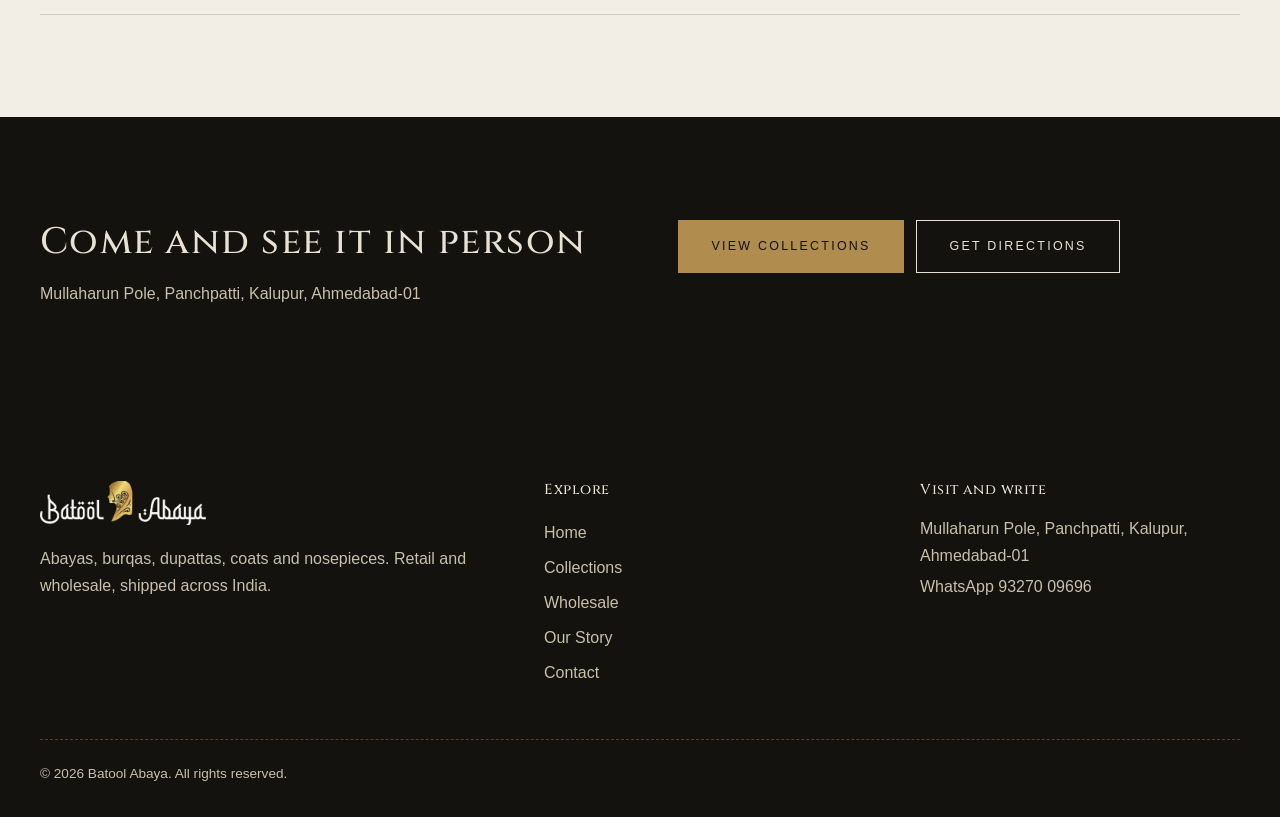
<file: batool-abaya/our-story.html>
<!DOCTYPE html>
<html lang="en">
<head>
<!-- =====================================================
     Our Story | Batool Abaya
     Edit the <title> and description below for each page.
     ===================================================== -->
<meta charset="utf-8">
<meta name="viewport" content="width=device-width,initial-scale=1,viewport-fit=cover">
<title>Our Story | Batool Abaya</title>
<meta name="description" content="About Batool Abaya, a retailer and wholesaler of modest wear in Kalupur, Ahmedabad.">
<meta name="theme-color" content="#14120f">
<meta property="og:type" content="website">
<meta property="og:site_name" content="Batool Abaya">
<meta property="og:title" content="Our Story | Batool Abaya">
<meta property="og:description" content="About Batool Abaya, a retailer and wholesaler of modest wear in Kalupur, Ahmedabad.">
<meta property="og:image" content="assets/logo-lockup.png">
<link rel="icon" href="assets/logo-mark.png">
<link rel="apple-touch-icon" href="assets/logo-mark.png">
<!-- Heading font (Cinzel). To change it, edit this link and --serif in css/style.css -->
<link rel="preconnect" href="https://fonts.googleapis.com"><link rel="preconnect" href="https://fonts.gstatic.com" crossorigin>
<link href="https://fonts.googleapis.com/css2?family=Cinzel:wght@400;500;600&display=swap" rel="stylesheet">
<!-- Marks the page as script-enabled and skips the preloader on repeat visits -->
<script>document.documentElement.className="js";try{if(sessionStorage.getItem("pl"))document.documentElement.className="js no-pl"}catch(e){}</script>
<noscript><style>.pl{display:none}</style></noscript>
<link rel="stylesheet" href="css/style.css">

</head>
<body>
<a class="skip" href="#main">Skip to content</a>

<!-- ===== PRELOADER (stitched seam, logo unveil, fabric splits open) ===== -->
<div class="pl" aria-hidden="true">
<div class="pl-h pl-top"><img src="assets/logo-lockup.png" alt=""></div>
<div class="pl-h pl-bot"><span>Retail &nbsp;&middot;&nbsp; Wholesale &nbsp;&middot;&nbsp; All India</span></div>
<i class="pl-st"></i>
</div>

<!-- ===== HEADER (logo + menu). Links are listed twice: desktop menu and mobile drawer ===== -->
<header class="site-header"><div class="bar">
<a class="logo" href="index.html" aria-label="Batool Abaya home"><img src="assets/logo-lockup.png" alt="Batool Abaya"></a>
<nav class="nav" aria-label="Primary"><a href="index.html">Home</a><a href="collections.html">Collections</a><a href="wholesale.html">Wholesale</a><a href="our-story.html" aria-current="page">Our Story</a><a href="contact.html">Contact</a></nav>
<button class="burger" aria-label="Open menu" aria-expanded="false"><span></span><span></span><span></span></button>
</div></header>
<div class="scrim"></div>
<aside class="drawer" aria-label="Menu"><a href="index.html">Home</a><a href="collections.html">Collections</a><a href="wholesale.html">Wholesale</a><a href="our-story.html" aria-current="page">Our Story</a><a href="contact.html">Contact</a><small>WhatsApp 93270 09696<br>All India shipping</small></aside>

<main id="main">
<section class="page-hero"><div class="wrap"><h1>Our Story</h1><p>A Kalupur label for everyday modest wear.</p></div></section>

<!-- ===== STORY ===== -->
<section><div class="wrap split">
<div><h2>Made for daily wear</h2></div>
<div><p>Batool Abaya trades in the Panchpatti market of Kalupur, Ahmedabad, as a retailer and wholesaler of abayas, burqas, dupattas, coats and nosepieces.</p>
<p style="margin-top:1rem">Our designs borrow the generous drape of Dubai and Istanbul and keep the detail restrained: fewer designs, better fabric, cleaner cuts.</p>
<p style="margin-top:1rem">The same piece is available to one customer or a hundred, and it ships anywhere in India.</p></div>
</div></section>

<!-- ===== PRINCIPLES ===== -->
<section class="alt"><div class="wrap facts">
<div><h3>Fabric first</h3><p>We choose fabric for how it falls and how it wears over a full day.</p></div>
<div><h3>Restrained detail</h3><p>Trim is narrow and tonal. The cut carries the design.</p></div>
<div><h3>Honest pricing</h3><p>Prices are confirmed with you directly, whether you buy one piece or a lot.</p></div>
</div></section>

<!-- ===== WHAT WE MAKE ===== -->
<section><div class="wrap"><div class="head"><h2>What we make</h2></div>
<ul class="rows">
<li><span>Abayas</span><span>Everyday and occasion, open and closed fronts</span></li>
<li><span>Burqas</span><span>Nida and layered sets, travel styles</span></li>
<li><span>Dupattas</span><span>Chiffon and georgette</span></li>
<li><span>Coats</span><span>Long coats and winter layers</span></li>
<li><span>Nosepieces</span><span>Gold, pearl and black</span></li></ul></div></section>

<section class="dark"><div class="wrap split"><div><h2>Come and see it in person</h2><p style="margin-top:1rem">Mullaharun Pole, Panchpatti, Kalupur, Ahmedabad-01</p></div><div class="acts" style="justify-content:flex-start"><a class="btn solid" href="collections.html">View collections</a><a class="btn" href="contact.html">Get directions</a></div></div></section>
</main>

<!-- ===== FOOTER ===== -->
<footer class="site-footer"><div class="wrap">
<div class="fgrid">
<div><img src="assets/logo-lockup.png" alt="Batool Abaya"><p>Abayas, burqas, dupattas, coats and nosepieces. Retail and wholesale, shipped across India.</p></div>
<div><h3>Explore</h3><a href="index.html">Home</a><a href="collections.html">Collections</a><a href="wholesale.html">Wholesale</a><a href="our-story.html">Our Story</a><a href="contact.html">Contact</a></div>
<div><h3>Visit and write</h3><p>Mullaharun Pole, Panchpatti, Kalupur, Ahmedabad-01</p><a href="https://wa.me/919327009696">WhatsApp 93270 09696</a></div>
</div>
<div class="copy">&copy; 2026 Batool Abaya. All rights reserved.</div>
</div></footer>

<script src="js/main.js"></script>
</body>
</html>
</file>
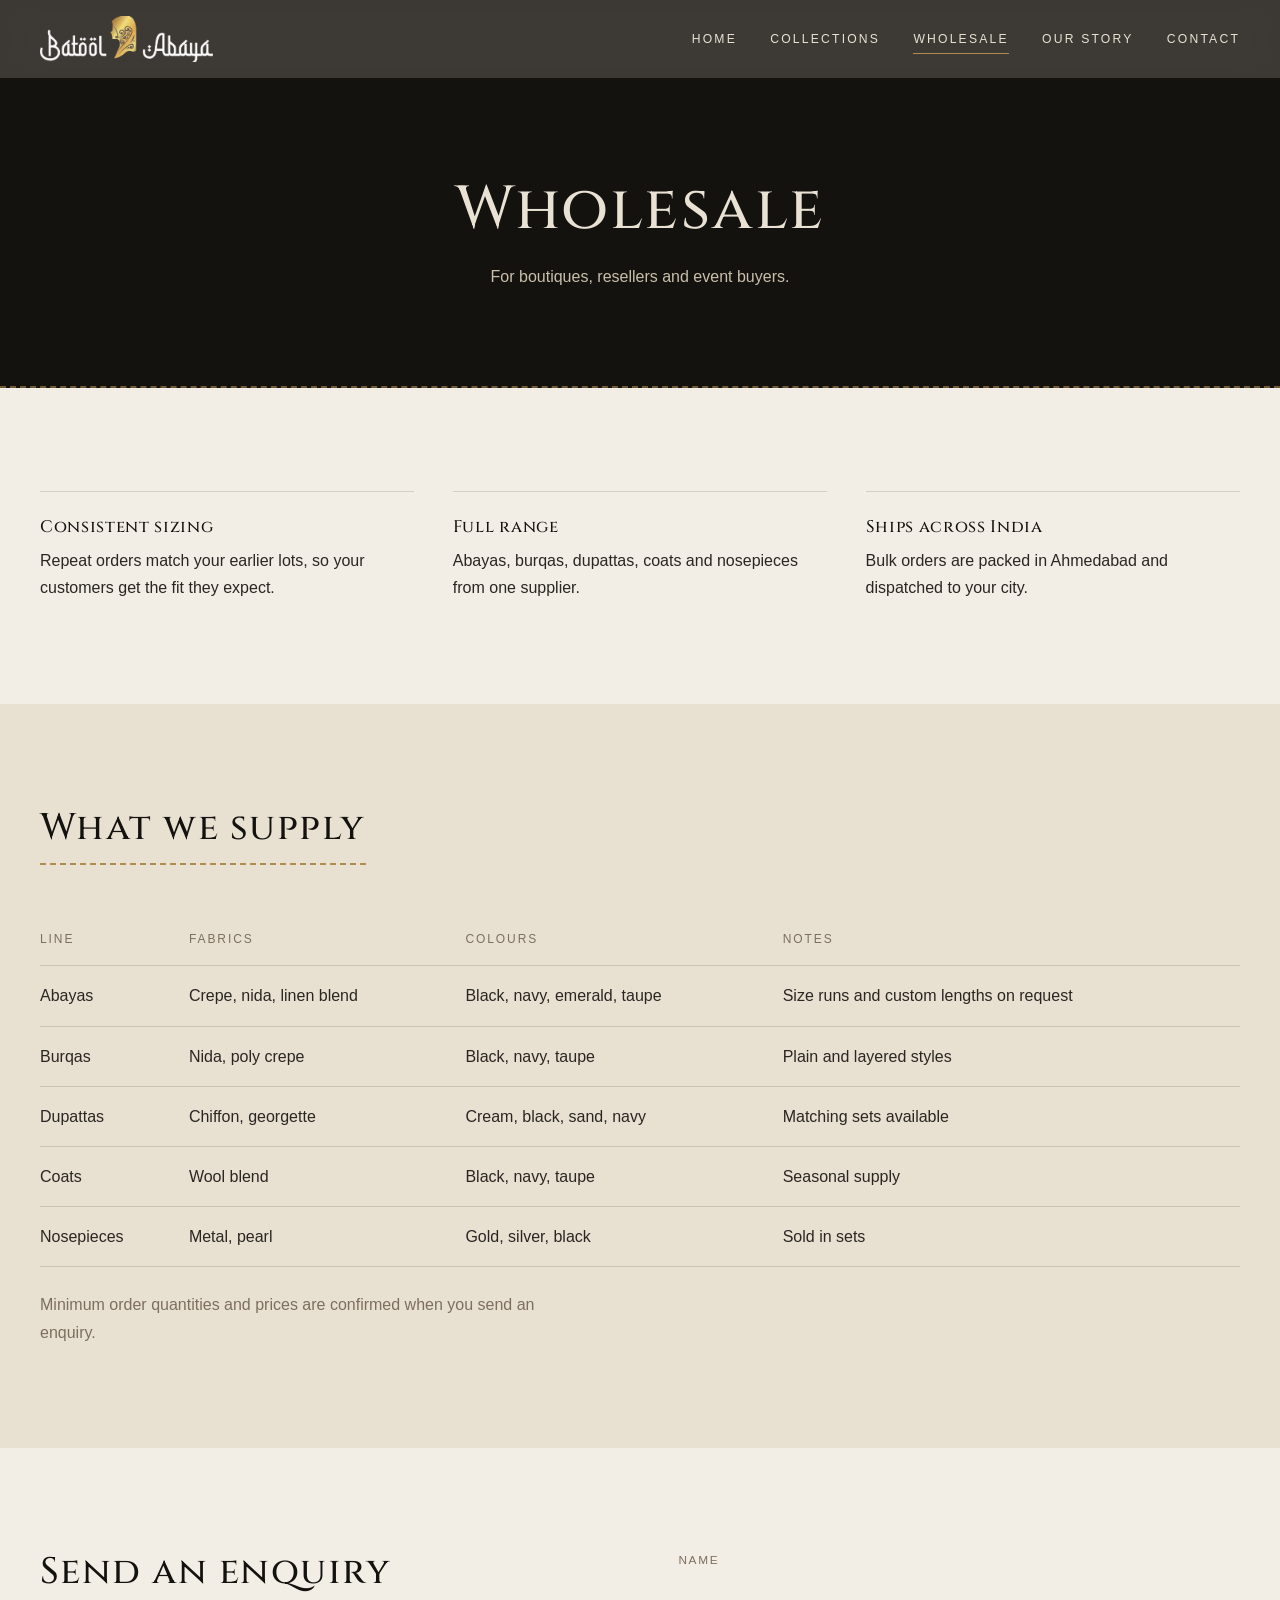
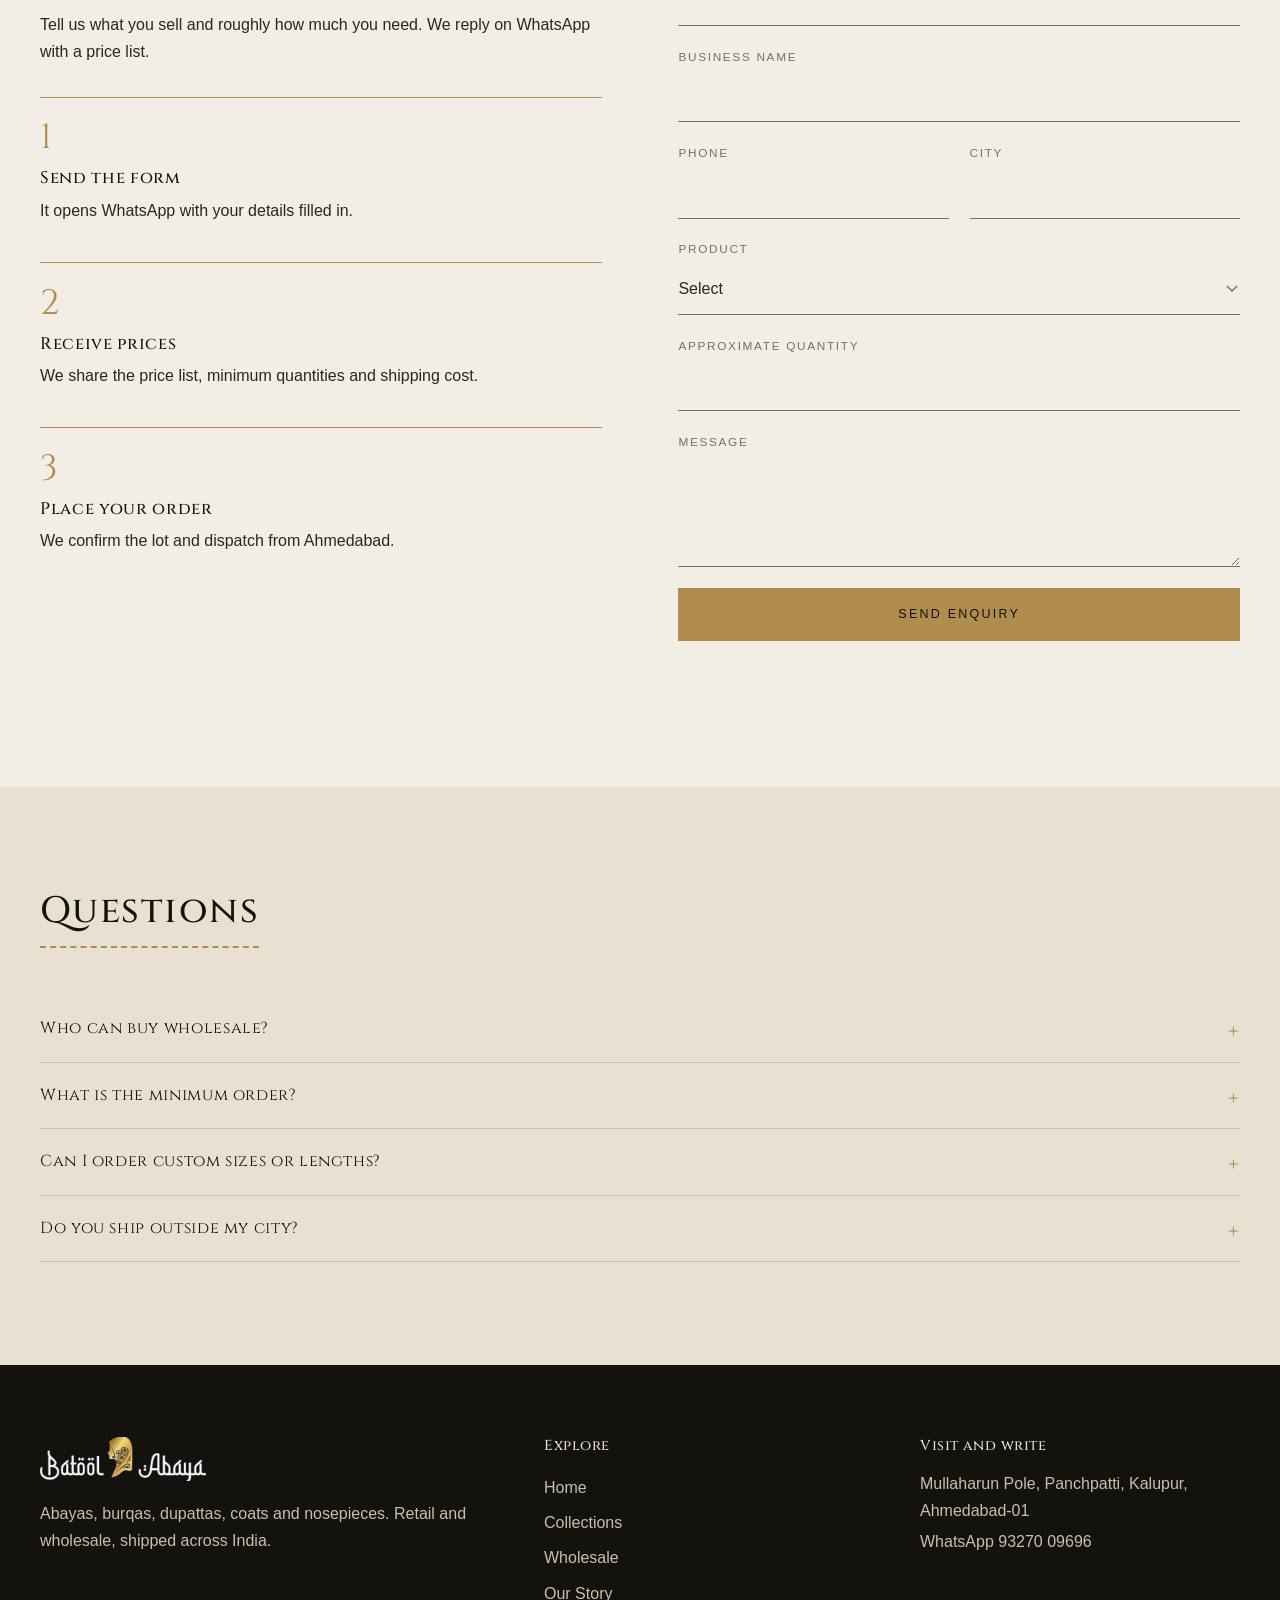
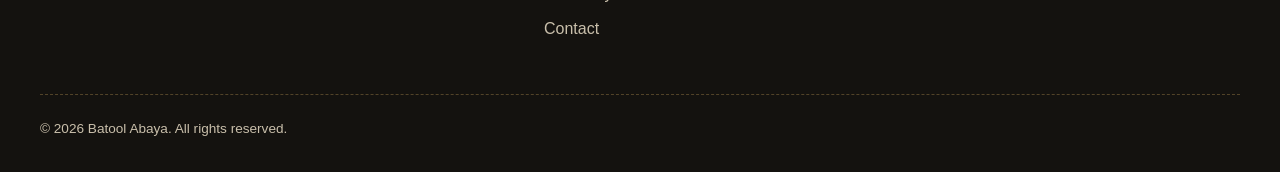
<file: batool-abaya/wholesale.html>
<!DOCTYPE html>
<html lang="en">
<head>
<!-- =====================================================
     Wholesale | Batool Abaya
     Edit the <title> and description below for each page.
     ===================================================== -->
<meta charset="utf-8">
<meta name="viewport" content="width=device-width,initial-scale=1,viewport-fit=cover">
<title>Wholesale | Batool Abaya</title>
<meta name="description" content="Wholesale abayas, burqas, dupattas, coats and nosepieces for boutiques and resellers across India.">
<meta name="theme-color" content="#14120f">
<meta property="og:type" content="website">
<meta property="og:site_name" content="Batool Abaya">
<meta property="og:title" content="Wholesale | Batool Abaya">
<meta property="og:description" content="Wholesale abayas, burqas, dupattas, coats and nosepieces for boutiques and resellers across India.">
<meta property="og:image" content="assets/logo-lockup.png">
<link rel="icon" href="assets/logo-mark.png">
<link rel="apple-touch-icon" href="assets/logo-mark.png">
<!-- Heading font (Cinzel). To change it, edit this link and --serif in css/style.css -->
<link rel="preconnect" href="https://fonts.googleapis.com"><link rel="preconnect" href="https://fonts.gstatic.com" crossorigin>
<link href="https://fonts.googleapis.com/css2?family=Cinzel:wght@400;500;600&display=swap" rel="stylesheet">
<!-- Marks the page as script-enabled and skips the preloader on repeat visits -->
<script>document.documentElement.className="js";try{if(sessionStorage.getItem("pl"))document.documentElement.className="js no-pl"}catch(e){}</script>
<noscript><style>.pl{display:none}</style></noscript>
<link rel="stylesheet" href="css/style.css">

</head>
<body>
<a class="skip" href="#main">Skip to content</a>

<!-- ===== PRELOADER (stitched seam, logo unveil, fabric splits open) ===== -->
<div class="pl" aria-hidden="true">
<div class="pl-h pl-top"><img src="assets/logo-lockup.png" alt=""></div>
<div class="pl-h pl-bot"><span>Retail &nbsp;&middot;&nbsp; Wholesale &nbsp;&middot;&nbsp; All India</span></div>
<i class="pl-st"></i>
</div>

<!-- ===== HEADER (logo + menu). Links are listed twice: desktop menu and mobile drawer ===== -->
<header class="site-header"><div class="bar">
<a class="logo" href="index.html" aria-label="Batool Abaya home"><img src="assets/logo-lockup.png" alt="Batool Abaya"></a>
<nav class="nav" aria-label="Primary"><a href="index.html">Home</a><a href="collections.html">Collections</a><a href="wholesale.html" aria-current="page">Wholesale</a><a href="our-story.html">Our Story</a><a href="contact.html">Contact</a></nav>
<button class="burger" aria-label="Open menu" aria-expanded="false"><span></span><span></span><span></span></button>
</div></header>
<div class="scrim"></div>
<aside class="drawer" aria-label="Menu"><a href="index.html">Home</a><a href="collections.html">Collections</a><a href="wholesale.html" aria-current="page">Wholesale</a><a href="our-story.html">Our Story</a><a href="contact.html">Contact</a><small>WhatsApp 93270 09696<br>All India shipping</small></aside>

<main id="main">
<section class="page-hero"><div class="wrap"><h1>Wholesale</h1><p>For boutiques, resellers and event buyers.</p></div></section>

<!-- ===== BENEFITS ===== -->
<section><div class="wrap facts">
<div><h3>Consistent sizing</h3><p>Repeat orders match your earlier lots, so your customers get the fit they expect.</p></div>
<div><h3>Full range</h3><p>Abayas, burqas, dupattas, coats and nosepieces from one supplier.</p></div>
<div><h3>Ships across India</h3><p>Bulk orders are packed in Ahmedabad and dispatched to your city.</p></div>
</div></section>

<!-- ===== WHAT WE SUPPLY (edit the table rows to match your stock) ===== -->
<section class="alt"><div class="wrap"><div class="head"><h2>What we supply</h2></div>
<div class="tbl"><table><thead><tr><th>Line</th><th>Fabrics</th><th>Colours</th><th>Notes</th></tr></thead><tbody>
<tr><td>Abayas</td><td>Crepe, nida, linen blend</td><td>Black, navy, emerald, taupe</td><td>Size runs and custom lengths on request</td></tr>
<tr><td>Burqas</td><td>Nida, poly crepe</td><td>Black, navy, taupe</td><td>Plain and layered styles</td></tr>
<tr><td>Dupattas</td><td>Chiffon, georgette</td><td>Cream, black, sand, navy</td><td>Matching sets available</td></tr>
<tr><td>Coats</td><td>Wool blend</td><td>Black, navy, taupe</td><td>Seasonal supply</td></tr>
<tr><td>Nosepieces</td><td>Metal, pearl</td><td>Gold, silver, black</td><td>Sold in sets</td></tr>
</tbody></table></div>
<p class="muted" style="margin-top:1.5rem">Minimum order quantities and prices are confirmed when you send an enquiry.</p></div></section>

<!-- ===== ENQUIRY FORM (opens WhatsApp with the details filled in) ===== -->
<section><div class="wrap split">
<div><h2>Send an enquiry</h2><p style="margin:1rem 0 2rem">Tell us what you sell and roughly how much you need. We reply on WhatsApp with a price list.</p>
<ol class="steps" style="grid-template-columns:1fr">
<li><h3>Send the form</h3><p>It opens WhatsApp with your details filled in.</p></li>
<li><h3>Receive prices</h3><p>We share the price list, minimum quantities and shipping cost.</p></li>
<li><h3>Place your order</h3><p>We confirm the lot and dispatch from Ahmedabad.</p></li></ol></div>
<form data-wa="Wholesale enquiry - Batool Abaya" novalidate>
<label>Name<input name="Name" required autocomplete="name"></label>
<label>Business name<input name="Business" required autocomplete="organization"></label>
<div class="row2"><label>Phone<input name="Phone" type="tel" required autocomplete="tel"></label><label>City<input name="City" required autocomplete="address-level2"></label></div>
<label>Product<select name="Product" required><option value="">Select</option><option>Abayas</option><option>Burqas</option><option>Dupattas</option><option>Coats</option><option>Nosepieces</option><option>Several lines</option></select></label>
<label>Approximate quantity<input name="Quantity" required></label>
<label>Message<textarea name="Message"></textarea></label>
<button class="btn solid" type="submit">Send enquiry</button><p class="note" role="status"></p></form>
</div></section>

<!-- ===== FAQ (click-to-open, edit the text freely) ===== -->
<section class="alt"><div class="wrap"><div class="head"><h2>Questions</h2></div><div class="faq">
<details><summary>Who can buy wholesale?</summary><p>Boutiques, resellers, event planners and anyone buying in volume for resale.</p></details>
<details><summary>What is the minimum order?</summary><p>It depends on the line. We confirm the minimum with your price list.</p></details>
<details><summary>Can I order custom sizes or lengths?</summary><p>Yes, for abayas and burqas. Tell us the sizes in your message.</p></details>
<details><summary>Do you ship outside my city?</summary><p>We ship to every state in India from Ahmedabad.</p></details>
</div></div></section>
</main>

<!-- ===== FOOTER ===== -->
<footer class="site-footer"><div class="wrap">
<div class="fgrid">
<div><img src="assets/logo-lockup.png" alt="Batool Abaya"><p>Abayas, burqas, dupattas, coats and nosepieces. Retail and wholesale, shipped across India.</p></div>
<div><h3>Explore</h3><a href="index.html">Home</a><a href="collections.html">Collections</a><a href="wholesale.html">Wholesale</a><a href="our-story.html">Our Story</a><a href="contact.html">Contact</a></div>
<div><h3>Visit and write</h3><p>Mullaharun Pole, Panchpatti, Kalupur, Ahmedabad-01</p><a href="https://wa.me/919327009696">WhatsApp 93270 09696</a></div>
</div>
<div class="copy">&copy; 2026 Batool Abaya. All rights reserved.</div>
</div></footer>

<script src="js/main.js"></script>
</body>
</html>
</file>
<file: batool-abaya/css/style.css>
/* ==========================================================================
   BATOOL ABAYA - MAIN STYLESHEET
   --------------------------------------------------------------------------
   QUICK EDITS
   - Change brand colours / fonts ........ Section 1 (design tokens)

   CONTENTS
    1. Design tokens           10. Bento tiles (home)
    2. Reset and base          11. Steps, FAQ, tables, lists
    3. Typography              12. Forms
    4. Buttons                 13. Map
    5. Header and navigation   14. Footer
    6. Mobile menu             15. Preloader
    7. Hero and page headers   16. Scroll reveal
    8. Category and product    17. Responsive (tablet, phone, landscape, large)
       cards                   18. Reduced motion
    9. Product lightbox
   ========================================================================== */


/* 1. DESIGN TOKENS ------------------------------------------------------- */
:root{
  /* Colours */
  --black:#14120f;      /* matte black: header, footer, dark sections */
  --ink:#2a2622;        /* body text */
  --cream:#f3eee5;      /* page background */
  --sand:#e8e0d1;       /* alternate section background */
  --taupe:#7d6f5f;      /* muted text */
  --gold:#b08d4f;       /* accent: buttons, lines */
  --line:rgba(20,18,15,.14);

  /* Fonts (Cinzel is loaded from Google Fonts in each page <head>) */
  --serif:'Cinzel','Playfair Display',Georgia,serif;
  --sans:'Helvetica Neue',Helvetica,Arial,sans-serif;

  /* Motion and layout */
  --ease:cubic-bezier(.22,.61,.36,1);
  --wrap:min(1200px,calc(100% - 2*max(1.25rem,env(safe-area-inset-left))));
}


/* 2. RESET AND BASE ------------------------------------------------------ */
*{box-sizing:border-box;margin:0;padding:0}
html{scroll-behavior:smooth;scroll-padding-top:90px;-webkit-text-size-adjust:100%}
body{
  background:var(--cream);color:var(--ink);
  font:400 16px/1.7 var(--sans);-webkit-font-smoothing:antialiased;
  min-height:100vh;min-height:100dvh;          /* footer always reaches the bottom */
  display:flex;flex-direction:column;overflow-x:hidden;
}
main{flex:1 0 auto}
img,svg{max-width:100%;display:block}
a{color:inherit;text-decoration:none}
:focus-visible{outline:2px solid var(--gold);outline-offset:3px}
body.menu-open,body.loading,body.lb-open{overflow:hidden}   /* lock scrolling when overlays are open */
.wrap{width:var(--wrap);margin-inline:auto}
.skip{position:absolute;left:-999px;top:0}
.skip:focus{left:1rem;top:1rem;z-index:500;background:var(--gold);color:var(--black);padding:.7rem 1rem}

/* Section backgrounds */
section{padding:clamp(3.5rem,8vw,7rem) 0}
.alt{background:var(--sand)}
.dark{background:var(--black);color:#e9e2d4}
.dark h2,.dark h3{color:#e9e2d4}
.dark p{color:#c9bfab}


/* 3. TYPOGRAPHY ---------------------------------------------------------- */
h1,h2,h3{font-family:var(--serif);font-weight:500;letter-spacing:.04em;line-height:1.2;color:var(--black)}
h1{font-size:clamp(1.9rem,5.2vw,3.8rem)}
h2{font-size:clamp(1.45rem,3.2vw,2.3rem)}
h3{font-size:1.05rem}
p{max-width:62ch}
.muted{color:var(--taupe)}
.head{margin-bottom:clamp(1.8rem,4vw,3rem)}                     /* section title block */
.head h2{display:inline-block;padding-bottom:.8rem;border-bottom:2px dashed var(--gold)}  /* stitched underline */
.head p{margin-top:1rem;color:var(--taupe)}


/* 4. BUTTONS ------------------------------------------------------------- */
.btn{
  display:inline-block;padding:.95rem 2rem;min-height:44px;
  border:1px solid var(--black);background:transparent;color:var(--black);
  font:inherit;font-size:.78rem;letter-spacing:.18em;text-transform:uppercase;text-align:center;cursor:pointer;
  transition:background .5s var(--ease),color .5s var(--ease),border-color .5s var(--ease),transform .3s var(--ease);
}
.btn:hover{background:var(--black);color:var(--cream)}
.btn.solid,.dark .btn.solid,.hero .btn.solid{background:var(--gold);border-color:var(--gold);color:var(--black)}
.btn.solid:hover{background:var(--black);border-color:var(--black);color:var(--cream)}
.dark .btn.solid:hover,.hero .btn.solid:hover{background:#e9e2d4;border-color:#e9e2d4;color:var(--black)}
.dark .btn,.hero .btn{border-color:#e9e2d4;color:#e9e2d4}
.dark .btn:hover,.hero .btn:hover{background:#e9e2d4;color:var(--black)}
.acts{display:flex;gap:.8rem;justify-content:center;flex-wrap:wrap}


/* 5. HEADER AND NAVIGATION ----------------------------------------------- */
.site-header{
  position:sticky;top:0;z-index:50;padding-top:env(safe-area-inset-top);
  background:rgba(20,18,15,.82);
  -webkit-backdrop-filter:saturate(1.6) blur(18px);backdrop-filter:saturate(1.6) blur(18px);  /* frosted glass */
  transition:box-shadow .5s var(--ease);
}
@supports not (backdrop-filter:blur(1px)){.site-header{background:var(--black)}}
.site-header.scrolled{box-shadow:0 1px 0 rgba(176,141,79,.45)}
.bar{width:var(--wrap);margin-inline:auto;display:flex;align-items:center;justify-content:space-between;gap:1rem;padding:1rem 0;transition:padding .5s var(--ease)}
.scrolled .bar{padding:.5rem 0}
.logo img{height:46px;width:auto;transition:height .5s var(--ease)}    /* header logo size */
.scrolled .logo img{height:36px}
.nav{display:flex;gap:clamp(1.2rem,2.6vw,2.4rem)}
.nav a{position:relative;padding:.3rem 0;color:#e9e2d4;font-size:.76rem;letter-spacing:.18em;text-transform:uppercase}
.nav a::after{content:"";position:absolute;left:0;bottom:0;width:100%;height:1px;background:var(--gold);transform:scaleX(0);transform-origin:left;transition:transform .5s var(--ease)}
.nav a:hover::after,.nav a[aria-current="page"]::after{transform:scaleX(1)}
.burger{display:none;position:relative;flex-shrink:0;width:44px;height:44px;background:none;border:0;cursor:pointer}
.burger span{position:absolute;left:10px;right:10px;height:1px;background:#e9e2d4;transition:transform .5s var(--ease),top .5s var(--ease),opacity .3s}
.burger span:nth-child(1){top:15px}.burger span:nth-child(2){top:22px}.burger span:nth-child(3){top:29px}
.burger[aria-expanded="true"] span:nth-child(1){top:22px;transform:rotate(45deg)}
.burger[aria-expanded="true"] span:nth-child(2){opacity:0}
.burger[aria-expanded="true"] span:nth-child(3){top:22px;transform:rotate(-45deg)}


/* 6. MOBILE MENU (slide-in drawer) --------------------------------------- */
.scrim{position:fixed;inset:0;z-index:60;background:rgba(20,18,15,.55);opacity:0;visibility:hidden;transition:opacity .5s var(--ease),visibility .5s}
.drawer{
  position:fixed;top:0;right:0;z-index:70;height:100%;width:min(340px,86vw);
  display:flex;flex-direction:column;gap:1.4rem;padding:6rem 2rem 2rem;overflow-y:auto;
  background:var(--black);transform:translateX(100%);visibility:hidden;
  transition:transform .6s var(--ease),visibility .6s;
}
.drawer a{color:#e9e2d4;font-family:var(--serif);font-size:1.25rem;letter-spacing:.08em}
.drawer small{margin-top:auto;color:#c9bfab;line-height:1.6}
body.menu-open .drawer{transform:none;visibility:visible}
body.menu-open .scrim{opacity:1;visibility:visible}


/* 7. HERO AND PAGE HEADERS ----------------------------------------------- */
.hero{
  position:relative;overflow:hidden;display:flex;align-items:center;text-align:center;
  min-height:calc(100vh - 72px);min-height:calc(100svh - 72px);
  padding:clamp(4.5rem,11vw,8rem) 0 clamp(6rem,12vw,10rem);
  background:var(--black);color:#e9e2d4;
}
.hero .wrap{position:relative;z-index:1}
.hero .mark{height:clamp(84px,13vw,140px);width:auto;margin:0 auto 2rem}
.hero h1{max-width:15ch;margin-inline:auto;color:#e9e2d4;font-size:clamp(2.3rem,8.5vw,6rem);letter-spacing:.02em}
.hero p{margin:1.5rem auto 2.2rem;color:#c9bfab}
/* Gold fabric-fold lines drawn behind the hero text */
.ribbons{position:absolute;inset:0;width:100%;height:100%;pointer-events:none}
.ribbons g{transform:translateY(calc(var(--sy,0)*-.12px))}
.ribbons g+g{transform:translateY(calc(var(--sy,0)*.1px))}
.ribbons path{fill:none;stroke:var(--gold);stroke-width:1.2;stroke-dasharray:1;stroke-dashoffset:1;opacity:.75;animation:draw 3s 2.4s var(--ease) forwards}
.ribbons path+path{opacity:.4;animation-delay:2.7s}
html.no-pl .ribbons path{animation-delay:.2s}        /* no preloader on repeat visits */
/* Curved edge at the bottom of the hero. Set --wave on the hero to match the next section's colour */
.wave{position:absolute;left:0;bottom:-1px;z-index:2;width:100%;height:clamp(40px,7vw,90px)}
.wave path{fill:var(--wave,var(--cream))}
/* Smaller header used at the top of inner pages */
.page-hero{padding:clamp(3.5rem,8vw,6rem) 0;text-align:center;background:var(--black);border-bottom:2px dashed rgba(176,141,79,.6)}
.page-hero h1{color:#e9e2d4}
.page-hero p{margin:1rem auto 0;color:#c9bfab}


/* Highlight strip under the hero (home page) */
.hl{padding:clamp(1.6rem,3.5vw,2.6rem) 0;border-bottom:1px solid var(--line)}
.hl ul{display:grid;grid-template-columns:repeat(3,1fr);gap:clamp(1rem,3vw,2.5rem);list-style:none}
.hl li{display:flex;align-items:center;gap:1rem}
.hl svg{flex-shrink:0;width:34px;height:34px;fill:none;stroke:var(--gold);stroke-width:1.4;stroke-linejoin:round;stroke-linecap:round}
.hl h3{font-size:.92rem;margin-bottom:.15rem}
.hl p{color:var(--taupe);font-size:.9rem;line-height:1.45}
/* Sixth category tile ("All pieces") completes the grid */
.cat-all .arch{border-color:rgba(20,18,15,.5)}
.cat-all .all-t{position:absolute;inset:0;display:grid;place-content:center;padding-top:14%;text-align:center;color:var(--black);font-family:var(--serif);font-size:clamp(1.1rem,2.2vw,1.6rem);letter-spacing:.08em;line-height:1.3}
.cat-all .all-t::after{content:"";display:block;width:34px;height:1px;margin:.9rem auto 0;background:var(--black)}


/* 8. CATEGORY TILES AND PRODUCT CARDS ------------------------------------ */
.cats{display:grid;grid-template-columns:repeat(6,1fr);gap:clamp(.8rem,2vw,1.6rem);align-items:start}
.pg{display:grid;grid-template-columns:repeat(auto-fill,minmax(min(100%,230px),1fr));gap:clamp(1.2rem,2.5vw,2.2rem);align-items:start}
.pg[data-limit="4"]{grid-template-columns:repeat(4,1fr)}                /* home: 4 across, or 2 by 2 below 900px */
.card,.cat{display:block;width:100%;background:none;border:0;text-align:left;font:inherit;color:inherit;cursor:pointer}
.card{display:flex;flex-direction:column;justify-content:flex-start}   /* buttons centre their content by default; this keeps every card aligned to the top */
/* .ph = the picture panel. Colours come from --bg (panel) and --fg (garment), set per product in main.js */
.ph{position:relative;aspect-ratio:3/4;overflow:hidden;background:var(--bg,#14120f);color:var(--fg,#e9e2d4);box-shadow:10px 10px 0 -1px var(--sand);transition:box-shadow .6s var(--ease),transform .25s ease-out}
.arch{position:absolute;left:12%;right:12%;top:9%;bottom:0;border:1px solid rgba(176,141,79,.8);border-bottom:0;border-radius:999px 999px 0 0;transition:transform .9s var(--ease)}
.g{position:absolute;left:50%;bottom:7%;height:64%;aspect-ratio:100/140;transform:translateX(-50%);transition:transform .9s var(--ease)}
[data-cat="nose"] .g{height:42%;bottom:26%}
.pimg{position:absolute;inset:0;width:100%;height:100%;object-fit:cover}   /* real product photo */
.reveal{position:absolute;left:0;right:0;bottom:0;padding:.9rem 1rem;background:rgba(20,18,15,.88);color:#e9e2d4;font-size:.72rem;letter-spacing:.18em;text-transform:uppercase;transform:translateY(101%);transition:transform .6s var(--ease)}
.card h3,.cat h3{margin-top:1.1rem}
.price{display:block;color:var(--taupe);font-size:.86rem}
@media(hover:hover){
  .card:hover .ph,.cat:hover .ph{box-shadow:14px 14px 0 -1px rgba(176,141,79,.5)}
  .card:hover .g,.cat:hover .g{transform:translateX(-50%) translateY(-6px)}
  .card:hover .reveal,.card:focus-visible .reveal{transform:none}
}
@media(hover:none){.reveal{transform:none;padding:.6rem .8rem;font-size:.66rem;background:rgba(20,18,15,.7)}}
.filters{display:flex;flex-wrap:wrap;gap:.5rem;margin-bottom:2.2rem}
.filters button{min-height:44px;padding:.6rem 1.2rem;border:1px solid var(--line);background:none;color:var(--ink);font:inherit;font-size:.74rem;letter-spacing:.16em;text-transform:uppercase;cursor:pointer;transition:all .4s var(--ease)}
.filters button.on,.filters button:hover{background:var(--black);border-color:var(--black);color:var(--cream)}


/* 9. PRODUCT LIGHTBOX --------------------------------------------------- */
.lb{position:fixed;inset:0;z-index:100;display:grid;place-items:center;padding:1.2rem;overflow-y:auto;background:rgba(20,18,15,.95);opacity:0;visibility:hidden;transition:opacity .5s var(--ease),visibility .5s}
.lb.open{opacity:1;visibility:visible}
.lb figure{display:grid;grid-template-columns:minmax(0,.9fr) minmax(0,1fr);gap:clamp(1.5rem,4vw,3rem);align-items:center;width:min(960px,100%);margin:auto}
.lb .ph{width:100%;max-height:80vh;box-shadow:none;transform:none!important}
.lb figcaption h3{margin-bottom:1rem;color:#e9e2d4;font-size:clamp(1.3rem,3vw,1.7rem)}
.lb figcaption p{margin-bottom:1.4rem;color:#c9bfab}
.lb dl{display:grid;grid-template-columns:auto 1fr;gap:.5rem 1.4rem;margin-bottom:1.6rem;padding-top:1.1rem;border-top:1px solid rgba(233,226,212,.2);color:#e9e2d4;font-size:.92rem}
.lb dt{color:#a99d89}
.lb .x{position:absolute;top:.8rem;right:.8rem;width:44px;height:44px;background:none;border:0;cursor:pointer}
.lb .x::before,.lb .x::after{content:"";position:absolute;left:10px;right:10px;top:22px;height:1px;background:#e9e2d4}
.lb .x::before{transform:rotate(45deg)}.lb .x::after{transform:rotate(-45deg)}
.lb .nb{position:absolute;top:50%;z-index:2;width:44px;height:44px;margin-top:-22px;background:none;border:1px solid rgba(233,226,212,.4);color:#e9e2d4;font-size:1.2rem;cursor:pointer}
.lb .prev{left:.8rem}.lb .next{right:.8rem}
.sws{display:flex;flex-wrap:wrap;align-items:center;gap:.2rem;margin:-.6rem 0 1.6rem}   /* colour choice in lightbox */
.sws .cn{min-width:5.5rem;color:#a99d89;font-size:.85rem}
.sw{position:relative;width:44px;height:44px;background:none;border:0;cursor:pointer}
.sw::before{content:"";position:absolute;inset:8px;border-radius:50%;background:var(--c);border:1px solid rgba(233,226,212,.5)}
.sw[aria-pressed="true"]::after{content:"";position:absolute;inset:3px;border-radius:50%;border:2px solid var(--gold)}


/* 10. BENTO TILES (home) ------------------------------------------------- */
.bento{display:grid;grid-template-columns:repeat(4,1fr);grid-auto-rows:minmax(200px,auto);gap:clamp(.7rem,1.6vw,1.2rem)}
.bt{position:relative;overflow:hidden;display:flex;flex-direction:column;justify-content:flex-end;padding:clamp(1.3rem,3vw,2.2rem);border-radius:24px;background:var(--cream);color:var(--ink);transition:transform .6s var(--ease)}
.bt h3{margin-bottom:.5rem;font-size:clamp(1.1rem,2.2vw,1.6rem)}
.bt p{max-width:34ch;color:inherit;opacity:.8}
.bt .go{align-self:flex-start;margin-top:1.2rem;padding-bottom:.2rem;border-bottom:1px solid currentColor;font-size:.74rem;letter-spacing:.18em;text-transform:uppercase}
.b-w{grid-column:span 2;grid-row:span 2;background:var(--black);color:#e9e2d4}      /* wholesale (large) */
.b-w h3{color:#e9e2d4;font-size:clamp(1.6rem,3.6vw,2.6rem)}
.b-w .bg{position:absolute;right:-3%;top:6%;height:78%;width:auto;aspect-ratio:100/140;color:rgba(176,141,79,.28)}
.b-w>*:not(.bg){position:relative}
.b-r{grid-column:span 2;background:#d9cfbc}                                        /* retail */
.b-c{background:var(--gold);color:var(--black)}.b-c h3{color:var(--black)}          /* WhatsApp */
.b-f{grid-column:1/-1;min-height:0}                                                /* fabric note */
.route{width:100%;max-width:230px;margin-bottom:auto}
.route path{stroke-dasharray:5 6;animation:march 2.2s linear infinite}
@media(hover:hover){.bt:hover{transform:scale(1.012)}}


/* 11. STEPS, FAQ, TABLES, LISTS ------------------------------------------ */
.split{display:grid;grid-template-columns:1fr 1fr;gap:clamp(2rem,6vw,6rem);align-items:start}
.facts{display:grid;grid-template-columns:repeat(3,1fr);gap:clamp(1.5rem,3vw,2.5rem)}
.facts>div{padding-top:1.6rem;border-top:1px solid var(--line)}
.facts h3{margin-bottom:.6rem}
.rows{list-style:none;border-top:1px solid var(--line)}
.rows li{display:flex;justify-content:space-between;gap:1.5rem;padding:1rem 0;border-bottom:1px solid var(--line)}
.rows li>:first-child{flex-shrink:0;color:var(--taupe)}
.rows li>:last-child{text-align:right}
.steps{display:grid;grid-template-columns:repeat(3,1fr);gap:clamp(1.5rem,3vw,2.5rem);list-style:none;counter-reset:s}
.steps li{counter-increment:s;padding-top:1.4rem;border-top:1px solid var(--gold)}
.steps li::before{content:counter(s);display:block;margin-bottom:.8rem;font-family:var(--serif);font-size:2.2rem;line-height:1;color:var(--gold)}
.steps h3{margin-bottom:.5rem}
.tbl{overflow-x:auto;-webkit-overflow-scrolling:touch}
.tbl table{width:100%;min-width:560px;border-collapse:collapse}
.tbl th,.tbl td{padding:1rem 1rem 1rem 0;border-bottom:1px solid var(--line);text-align:left;vertical-align:top}
.tbl th{color:var(--taupe);font-size:.75rem;font-weight:500;letter-spacing:.16em;text-transform:uppercase}
.faq details{border-bottom:1px solid var(--line)}
.faq summary{position:relative;padding:1.2rem 2rem 1.2rem 0;color:var(--black);font-family:var(--serif);letter-spacing:.04em;list-style:none;cursor:pointer}
.faq summary::-webkit-details-marker{display:none}
.faq summary::after{content:"+";position:absolute;right:0;top:1rem;color:var(--gold);font-size:1.4rem;transition:transform .4s var(--ease)}
.faq details[open] summary::after{transform:rotate(45deg)}
.faq details p{padding:0 0 1.3rem;color:var(--taupe)}


/* 12. FORMS -------------------------------------------- */
form{display:grid;gap:1.3rem}
.row2{display:grid;grid-template-columns:1fr 1fr;gap:1.3rem}
label{display:grid;gap:.3rem;color:var(--taupe);font-size:.74rem;letter-spacing:.14em;text-transform:uppercase}
input,select,textarea{width:100%;padding:.7rem 0;border:0;border-bottom:1px solid var(--taupe);border-radius:0;background:transparent;color:var(--ink);font:inherit;font-size:1rem;letter-spacing:0;text-transform:none;transition:border-color .4s}
select{-webkit-appearance:none;appearance:none;padding-right:1.6rem;background:url("data:image/svg+xml,%3Csvg xmlns='http://www.w3.org/2000/svg' width='12' height='8' fill='none' stroke='%237d6f5f' stroke-width='1.5'%3E%3Cpath d='M1 1l5 5 5-5'/%3E%3C/svg%3E") no-repeat right 2px center}
input:focus,select:focus,textarea:focus{outline:0;border-color:var(--gold)}
textarea{min-height:110px;resize:vertical}
.note{min-height:1.4rem;color:#8a6a2c;font-size:.9rem}


/* 13. MAP ---------------------------------------------------------------- */
.mapf{position:relative;aspect-ratio:4/3;max-height:460px;margin:0 14px 14px 0}
.mapf::before{content:"";position:absolute;inset:0;transform:translate(14px,14px);border:1px solid var(--gold)}
.mapf iframe{position:relative;width:100%;height:100%;border:0;filter:grayscale(.9) sepia(.2);transition:filter .8s var(--ease)}
.mapf:hover iframe{filter:none}


/* 14. FOOTER ------------------------------------------------------------- */
.site-footer{flex-shrink:0;padding:clamp(3rem,6vw,4.5rem) 0 2rem;background:var(--black);color:#c9bfab}
.site-footer p{color:#c9bfab}
.site-footer img{height:44px;width:auto;margin-bottom:1.2rem}
.site-footer h3{margin-bottom:1rem;color:#e9e2d4;font-size:.9rem}
.site-footer a{display:block;padding:.25rem 0;transition:color .4s}
.site-footer a:hover{color:var(--gold)}
.fgrid{display:grid;grid-template-columns:1.4fr 1fr 1fr;gap:clamp(2rem,5vw,3.5rem);margin-bottom:3rem}
.copy{padding-top:1.4rem;border-top:1px dashed rgba(176,141,79,.4);font-size:.85rem}


/* 15. PRELOADER ---------------------------------------------------------- */
/* A stitched seam draws across the screen, the logo unveils above it,
   then the fabric splits open along the seam. Shown once per visit. */
.pl{position:fixed;inset:0;z-index:300;transition:visibility 0s 1.2s;animation:plfail .01s 7s forwards}  /* safety: always hides after 7s */
.pl-h{position:absolute;left:0;right:0;height:50%;display:flex;justify-content:center;background:var(--black);transition:transform 1.1s cubic-bezier(.76,0,.24,1)}
.pl-top{top:0;align-items:flex-end;padding-bottom:clamp(1rem,2.5vw,1.8rem)}
.pl-bot{bottom:0;align-items:flex-start;padding-top:clamp(1rem,2.5vw,1.6rem)}
.pl-top img{height:clamp(50px,11vw,100px);width:auto;max-width:88vw;clip-path:inset(0 100% 0 0);animation:unveil 1.3s .5s cubic-bezier(.65,0,.35,1) forwards}
.pl-bot span{padding:0 1rem;color:#c9bfab;font-size:.7rem;letter-spacing:.3em;text-align:center;text-transform:uppercase;opacity:0;animation:fadein .8s 1.3s forwards}
.pl-st{position:absolute;left:0;right:0;top:50%;z-index:2;height:0;margin-top:-1px;border-top:2px dashed var(--gold);transform:scaleX(0);animation:stitch 1.3s .1s cubic-bezier(.65,0,.35,1) forwards;transition:opacity .4s}
.pl.done{visibility:hidden;pointer-events:none}
.pl.done .pl-top{transform:translateY(-101%)}
.pl.done .pl-bot{transform:translateY(101%)}
.pl.done .pl-st{opacity:0}
html.no-pl .pl{display:none}


/* 16. SCROLL REVEAL (content is always visible; it only slides up slightly) */
.rv{transform:translateY(28px);transition:transform 1s var(--ease)}
.rv.in{transform:none}


/* ANIMATION KEYFRAMES ---------------------------------------------------- */
@keyframes draw{to{stroke-dashoffset:0}}
@keyframes march{to{stroke-dashoffset:-22}}
@keyframes unveil{to{clip-path:inset(0)}}
@keyframes stitch{to{transform:scaleX(1)}}
@keyframes fadein{to{opacity:1}}
@keyframes plfail{to{visibility:hidden;pointer-events:none}}


/* 17. RESPONSIVE --------------------------------------------------------- */
/* Large screens */
@media(min-width:1700px){:root{--wrap:1440px}body{font-size:18px}.bento{grid-auto-rows:minmax(240px,auto)}}
/* Small laptops and tablets landscape */
@media(max-width:1100px){.cats{grid-template-columns:repeat(3,1fr)}}
@media(max-width:1000px){.bento{grid-template-columns:repeat(2,1fr)}.b-w{grid-row:span 1;min-height:300px}.b-w,.b-r,.b-f{grid-column:span 2}}
/* Tablets and below: menu becomes a drawer, two-column layouts stack */
@media(max-width:900px){
  .pg[data-limit="4"]{grid-template-columns:1fr 1fr}
  .hl ul{grid-template-columns:1fr;gap:1.1rem}
  .nav{display:none}.burger{display:block}
  .split,.fgrid,.facts,.steps{grid-template-columns:1fr}
  .lb figure{grid-template-columns:1fr}
  .lb .ph{max-height:46vh;aspect-ratio:4/3}
  .lb .nb{top:auto;bottom:.8rem;margin:0}
}
@media(max-width:700px){
  .filters{flex-wrap:nowrap;overflow-x:auto;margin-inline:-1.25rem;padding:0 1.25rem .4rem;scrollbar-width:none}   /* filters scroll sideways */
  .filters::-webkit-scrollbar{display:none}
  .filters button{flex-shrink:0}
}
@media(max-width:600px){
  body{font-size:15px}
  .cats{grid-template-columns:1fr 1fr}
  .pg{grid-template-columns:1fr 1fr;gap:1rem}
  .ph{box-shadow:6px 6px 0 -1px var(--sand)}
  .row2{grid-template-columns:1fr}
  .logo img{height:38px}
  .acts .btn,form .btn{width:100%}
  .rows li{flex-direction:column;gap:.2rem}.rows li>:last-child{text-align:left}
  .card h3,.cat h3{font-size:.9rem}
}
@media(max-width:560px){.bento{grid-template-columns:1fr}.b-w,.b-r,.b-f{grid-column:auto}.bt{min-height:180px;border-radius:20px}}
/* Very small phones (320 to 360 px wide) */
@media(max-width:360px){body{font-size:14.5px}.pg,.cats{gap:.7rem}.btn{padding:.9rem 1.2rem;letter-spacing:.14em}.hero h1{font-size:2.1rem}}
/* Landscape phones and short windows */
@media(max-height:520px) and (orientation:landscape){.hero{min-height:0;padding:3rem 0 5rem}.hero .mark{height:70px;margin-bottom:1rem}
}


/* 18. REDUCED MOTION ----------------------------------------------------- */
@media(prefers-reduced-motion:reduce){
  *{animation-duration:.01s!important;transition-duration:.01s!important}
  .pl{display:none}
  .route path{animation:none}
}
</file>
